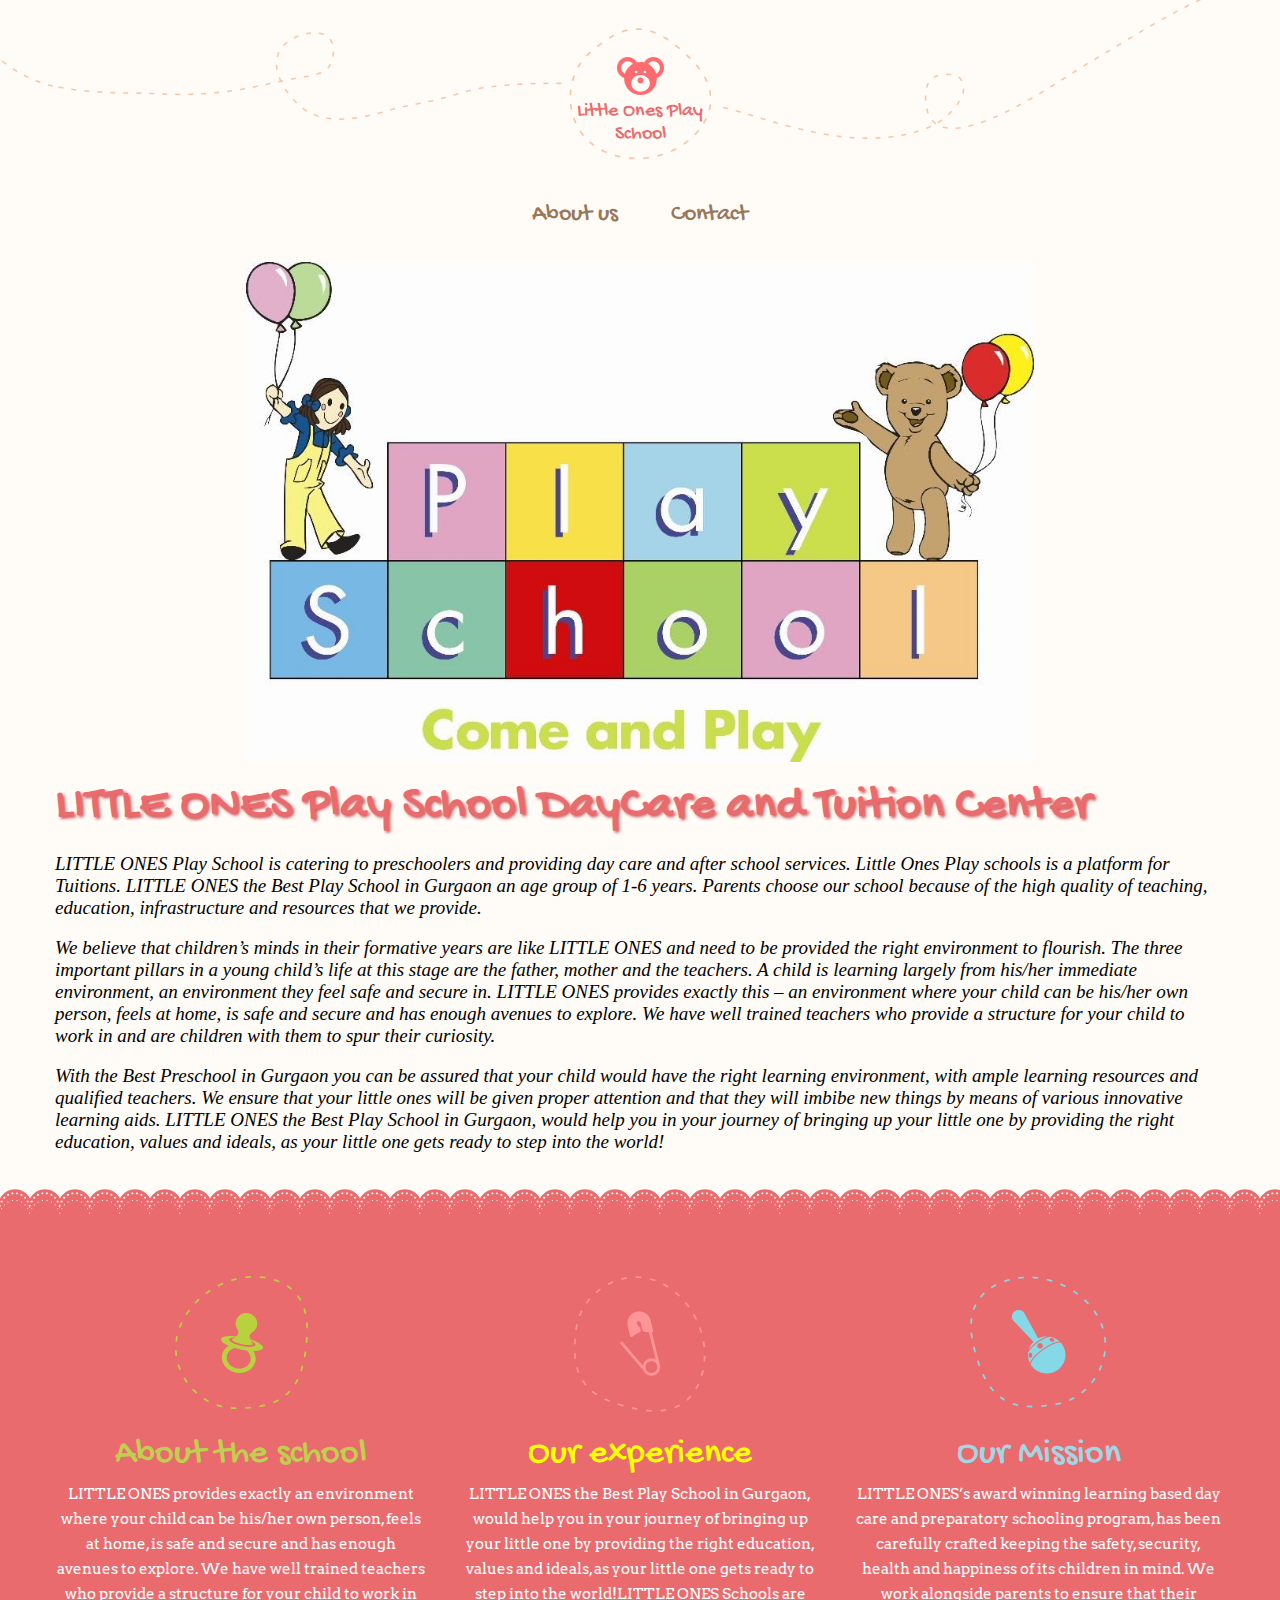
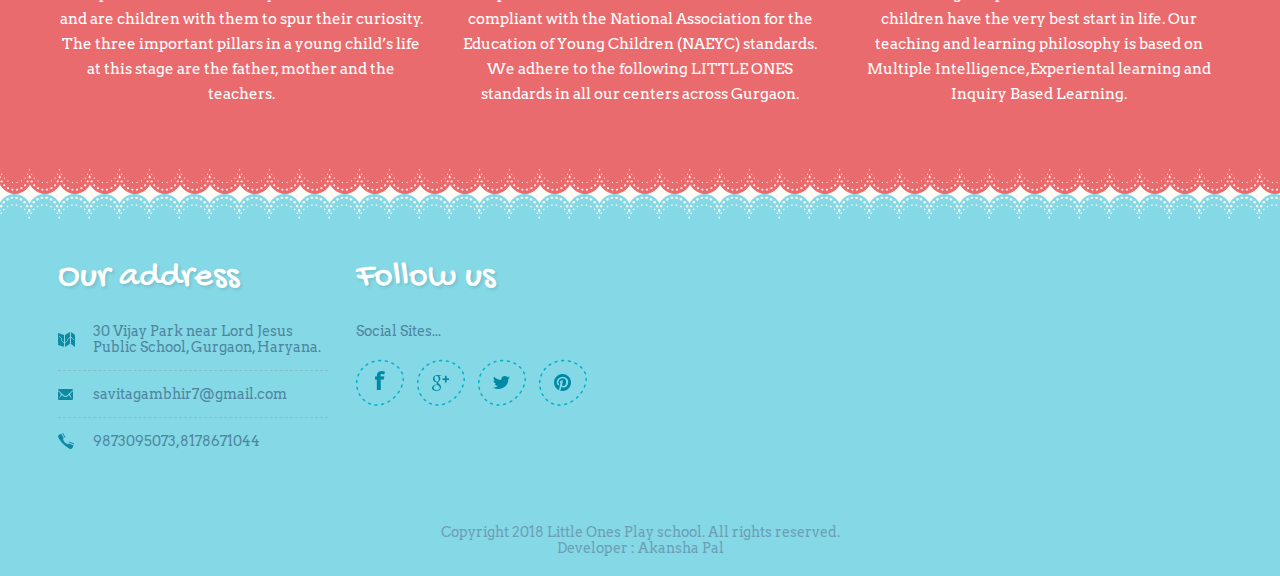
<file: docs/index.html>
<!DOCTYPE html>
<!--[if lte IE 8]> <html class="oldie" lang="en"> <![endif]-->
<!--[if IE 9]> <html class="ie9" lang="en"> <![endif]-->
<!--[if gt IE 9]><!--> <html lang="en"> <!--<![endif]-->
<head>
	<meta charset="utf-8">
	<meta name="viewport" content="width=device-width, initial-scale=1, maximum-scale=1, minimum-scale=1, user-scalable=no">
	<meta http-equiv="X-UA-Compatible" content="IE=edge,chrome=1">
	<meta name="description" content="Little ones plays school is one of the best playschool">
	<title>Little One's Play School-Home</title>
	<link href='http://fonts.googleapis.com/css?family=Gochi+Hand|Arvo:400,700' rel='stylesheet' type='text/css'>
	<link href="css/jquery.bxslider.css" rel="stylesheet" />
	<link rel="stylesheet" href="css/style.css" />
	<!--[if lt IE 9]>
		<script src="http://html5shiv.googlecode.com/svn/trunk/html5.js"></script>
	<![endif]-->
</head>
<body>
	<div id="wrapper" class="homepage">
		<div class="wrapper-holder">
			<header id="header">
				<div class="left-part"></div>
				<a id="logo" href="index.html">Little Ones Play School</a>
				<div class="bar-holder">
					<a class="menu_trigger" href="#">menu</a>
					<nav id="nav">
						<ul>
							<li><a href="about.html">About us</a></li>
<!--							<li><a href="events.html">Events</a></li>-->
							<!-- <li><a href="gallery.html">Gallery</a></li> -->
							<li><a href="#footer">Contact</a></li>
						</ul>
					</nav>
				</div>
			</header>
            
           
			<section class="promo">
				<div class="slider-wrap">
					<ul class="slider">
						<li>
<!--							<img class="slide" src="images/2.PNG" alt="">-->
                             <div class="w3-content w3-section">
									<img class="mySlides w3-animate-fading" src="images/playschool.png" alt="Please Reload the Website to see this image.">
              
                <!-- <img class="mySlides w3-animate-fading" src="images/1.jpg"> -->
              <!--   <img class="mySlides w3-animate-fading" src="images/6.jpg"> -->
               <!--  <img class="mySlides w3-animate-fading" src="images/7.jpg"> -->
            </div>

<!--							<img class="slide-mask" src="images/bg_slider-mask.png" alt="">-->
							<div >
								<h1><a href="#">LITTLE ONES Play School DayCare and Tuition Center</a></h1>
                                <br>
								<p id="index_para">
                                    LITTLE ONES Play School is catering to preschoolers and providing day care and after school services. Little Ones Play schools is a  platform for Tuitions.  LITTLE ONES the Best Play School in Gurgaon an age group of 1-6 years. Parents choose our school because of the high quality of teaching, education, infrastructure and resources that we provide.
                                </p>
                                <br>
                                <p id="index_para">
                                    We believe that children’s minds in their formative years are like LITTLE ONES  and need to be provided the right environment to flourish. The three important pillars in a young child’s life at this stage are the father, mother and the teachers. A child is learning largely from his/her immediate environment, an environment they feel safe and secure in.
                                    LITTLE ONES provides exactly this – an environment where your child can be his/her own person, feels at home, is safe and secure and has enough avenues to explore. We have well trained teachers who provide a structure for your child to work in and are children with them to spur their curiosity.
                                </p>
                                <br>
                                <p id="index_para">
                                    With the Best Preschool in Gurgaon you can be assured that your child would have the right learning environment, with ample learning resources and qualified teachers. We ensure that your little ones will be given proper attention and that they will imbibe new things by means of various innovative learning aids.
                                    LITTLE ONES the Best Play School in Gurgaon, would help you in your journey of bringing up your little one by providing the right education, values and ideals, as your little one gets ready to step into the world!
                                </p>
                                <br>
                                
                              

<!--                               <a class="btn red" href="#">Learn more</a>-->
							</div>
						</li>
					</ul>
				</div>
			</section>
            <br>
        <div class="top-pink-border"></div>
			<section id="main">
				<div class="widget-boxes">
					<div class="box">
						<a href="about.html">
							<div class="box-info about">
								<h2>About the school</h2>
								<p id="para-data">
                                LITTLE ONES provides exactly an environment where your child can be his/her own person, feels at home, is safe and secure and has enough avenues to explore. We have well trained teachers who provide a structure for your child to work in and are children with them to spur their curiosity.
                                    The three important pillars in a young child’s life at this stage are the father, mother and the teachers. 
                                 </p>
							</div>
						</a>
					</div>
					<div class="box">
						<a href="#">
							<div class="box-info experience">
								<h2>Our experience</h2>
								<p id="para-data">
                                LITTLE ONES the Best Play School in Gurgaon, would help you in your journey of bringing up your little one by providing the right education, values and ideals, as your little one gets ready to step into the world!LITTLE ONES Schools are compliant with the National Association for the Education of Young Children (NAEYC) standards. We adhere to the following LITTLE ONES standards in all our centers across Gurgaon.
                                </p>
							</div>
						</a>
					</div>
					<div class="box">
						<a href="#">
							<div class="box-info fun">
								<h2>Our Mission </h2>
								<!-- <p style="color:#B9D13F"> -->
									<p id="para-data">
                                LITTLE ONES’s award winning learning based day care and preparatory schooling program, has been carefully crafted keeping the safety, security, health and happiness of its children in mind. We work alongside parents to ensure that their children have the very best start in life.  Our teaching and learning philosophy is based on Multiple Intelligence,Experiental learning and Inquiry Based Learning.
                                </p>
							</div>
						</a>
					</div>
				</div>					
            </section>
        <div class="bottom-pink-border"></div>

		</div>
		<div class="top-blue-border"></div>
		<footer id="footer">
			<div class="footer-holder">
				<div class="footer-frame">
					<div class="footer-content">
						<div class="col-holder">
							<div class="col_wrap">
								<div class="col">
									<h3>Our address</h3>
									<address class="map">30 Vijay Park near Lord Jesus Public School, Gurgaon, Haryana.</address>
									<address class="mail"><a href="mailto:savitagambhir7@gmail.com">savitagambhir7@gmail.com</a></address>
									<address class="phone">9873095073,8178671044</address>
								</div>
							</div>
							<div class="col_wrap">
								<div class="col">
									<h3>Follow us</h3>
									<p class="social">Social Sites...</p>
									<ul class="social">
										<li><a class="facebook" href="#">Facebook</a></li>
										<li><a class="google" href="#">Google+</a></li>
										<li><a class="twitter" href="#">Twitter</a></li>
										<li><a class="pinterest" href="#">Pinterest</a></li>
									</ul>
								</div>
							</div>
						</div>
					</div>
					<div class="footer-bottom">
						<div class="holder">
							<p>Copyright 2018 Little Ones Play school. All rights reserved.</p>
							<p>Developer : Akansha Pal</p>

						</div>
					</div>
				</div>
			</div>
		</footer>	
	</div>
	
	<script src="http://code.jquery.com/jquery-1.11.1.min.js"></script>
	<script type="text/javascript" src="js/jquery.bxslider.min.js"></script>
	<script type="text/javascript" src="js/jquery.placeholder.js"></script>
	<script type="text/javascript" src="js/main.js"></script>
</body>
</html>
</file>
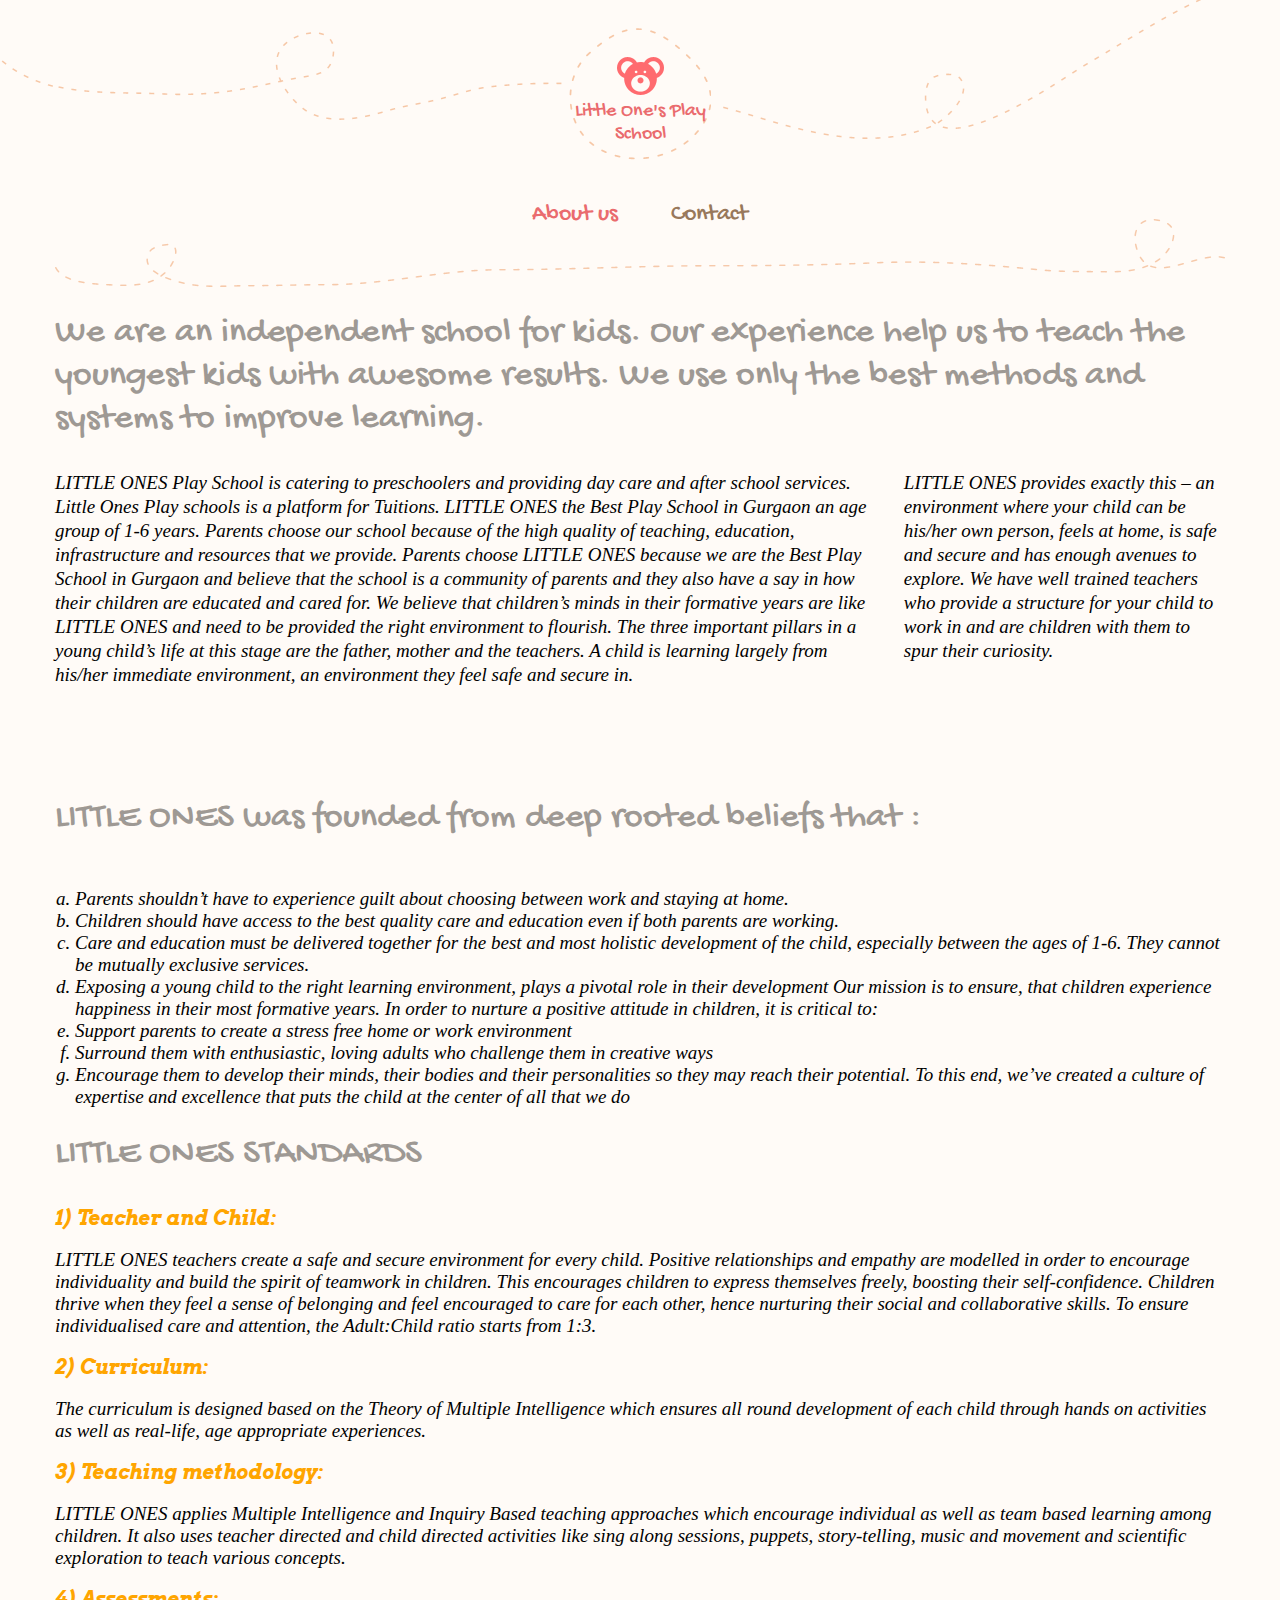
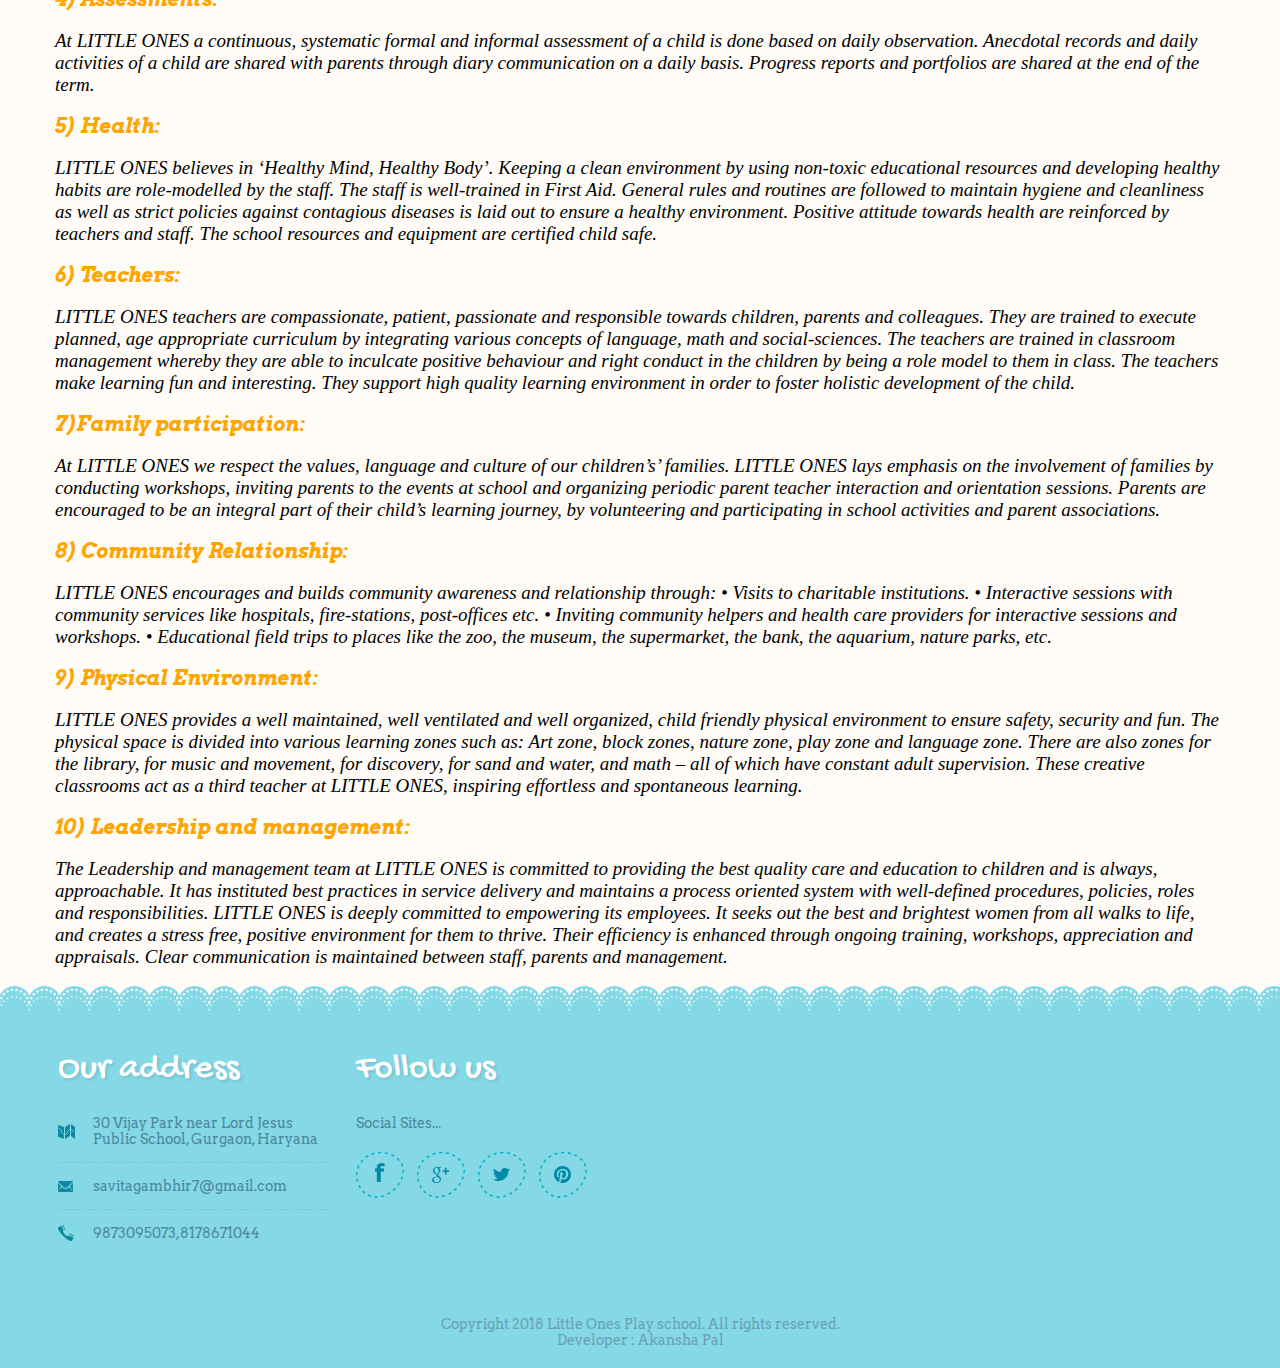
<file: docs/about.html>
<!DOCTYPE html>
<!--[if lte IE 8]> <html class="oldie" lang="en"> <![endif]-->
<!--[if IE 9]> <html class="ie9" lang="en"> <![endif]-->
<!--[if gt IE 9]><!--> <html lang="en"> <!--<![endif]-->
<head>
	<meta charset="utf-8">
	<meta name="viewport" content="width=device-width, initial-scale=1, maximum-scale=1, minimum-scale=1, user-scalable=no">
	<meta http-equiv="X-UA-Compatible" content="IE=edge,chrome=1">
	<meta name="format-detection" content="telephone=no">
	<meta name="description" content="Little ones plays school is one of the best playschool">
	<title>Little One's Play School - About us</title>
	<link href='http://fonts.googleapis.com/css?family=Gochi+Hand|Arvo:400,700' rel='stylesheet' type='text/css'>
	<link href="css/jquery.bxslider.css" rel="stylesheet" />
	<link rel="stylesheet" href="css/style.css" />
	<!--[if lt IE 9]>
		<script src="http://html5shiv.googlecode.com/svn/trunk/html5.js"></script>
	<![endif]-->
</head>
<body>
	<div id="wrapper" class="about">
		<div class="wrapper-holder">
			<header id="header">
				<div class="left-part"></div>
				<a id="logo" href="index.html">Little One's Play School</a>
				<div class="bar-holder">
					<a class="menu_trigger" href="#">menu</a>
					<nav id="nav">
						<ul>
							<li><a class="active" href="about.html">About us</a></li>
<!--							<li><a href="events.html">Events</a></li>-->
							<!-- <li><a href="gallery.html">Gallery</a></li> -->
							<li><a href="#footer">Contact</a></li>
						</ul>
					</nav>
				</div>
			</header>
			<div class="dvdr"></div>
			<div class="container">
				<section id="main">
					<h1>We are an independent school for kids. Our experience help us to teach the youngest kids with awesome results. We use only the best methods and systems to improve learning.</h1>
					<div class="about-txt">
						<div class="col">
							<p id="index_para">LITTLE ONES Play School is catering to preschoolers and providing day care and after school services. Little Ones Play schools is a  platform for Tuitions.  LITTLE ONES the Best Play School in Gurgaon an age group of 1-6 years. Parents choose our school because of the high quality of teaching, education, infrastructure and resources that we provide. Parents  choose LITTLE ONES because we are the Best Play School in Gurgaon and believe that the school is a community of parents and they also have a say in how their children are educated and cared for.
                            We believe that children’s minds in their formative years are like LITTLE ONES  and need to be provided the right environment to flourish. The three important pillars in a young child’s life at this stage are the father, mother and the teachers. A child is learning largely from his/her immediate environment, an environment they feel safe and secure in.
                            </p>
						</div>
						<div class="col-dvdr">&nbsp;</div>
						<div class="col">
							<p id="index_para">LITTLE ONES provides exactly this – an environment where your child can be his/her own person, feels at home, is safe and secure and has enough avenues to explore. We have well trained teachers who provide a structure for your child to work in and are children with them to spur their curiosity.</p>
						</div>
					</div>
					
					<h1>  LITTLE ONES was founded from deep rooted beliefs that : </h1>
					 <!-- <p id="index_para_bet">

                                    LITTLE ONES was founded from deep rooted beliefs that :
                                    </p> -->
									<br>
                                    <ol id="index_para">
                                        <li id="li">
                                            Parents shouldn’t have to experience guilt about choosing between work and staying at home.
                                        </li>
                                    <li id="li">Children should have access to the best quality care and education even if both parents are working.</li>
                                   <li id="li">Care and education must be delivered together for the best and most holistic development of the child, especially between the ages of 1-6. They cannot be mutually exclusive services.
                                    </li>
                                        <li id="li">
                                            Exposing a young child to the right learning environment, plays a pivotal role in their development
                                    Our mission is to ensure, that children experience happiness in their most formative years. In order to nurture a positive attitude in children, it is critical to:
                                    
                                        </li>
                                
                                    <li id="li">Support parents to create a stress free home or work environment </li>
                                    <li id="li"> Surround them with enthusiastic, loving adults who challenge them in creative ways </li>
                                    
                                    <li id="li"> Encourage them to develop their minds, their bodies and their personalities so they may reach their potential. To this end, we’ve created a culture of expertise and excellence that puts the child at the center of all that we do</li>
                                    </ol>
                                
					
					
					
					
                    <div>
                       <h1>LITTLE ONES STANDARDS</h1>
                        <p id="index_para_bet">1) Teacher and Child:</p>
		<br/>
                        <p  id="index_para">
                            LITTLE ONES teachers create a safe and secure environment for every child. Positive relationships and empathy are modelled in order to encourage individuality and build the spirit of teamwork in children. This encourages children to express themselves freely, boosting their self-confidence. Children thrive when they feel a sense of belonging and feel encouraged to care for each other, hence nurturing their social and collaborative skills. To ensure individualised care and attention, the Adult:Child ratio starts from 1:3.

                        </p>
						<br/>
                        <p id="index_para_bet">2) Curriculum:</p><br/>
                        <p id="index_para">The curriculum is designed based on the Theory of Multiple Intelligence which ensures all round development of each child
						through hands on activities as well as real-life, age appropriate experiences.</p><br/>
                        <p id="index_para_bet">3) Teaching methodology:</p><br/>
                        <p id="index_para">LITTLE ONES applies Multiple Intelligence and Inquiry Based teaching approaches which encourage 
						individual as well as team based learning among children. It also uses teacher directed and child directed activities 
						like sing along sessions, puppets, story-telling, music and movement and scientific exploration to teach various concepts.</p><br/>
                        <p id="index_para_bet">4) Assessments:</p><br/>
                        <p id="index_para">
                        At LITTLE ONES a continuous, systematic formal and informal assessment of a child is done based on daily observation. Anecdotal records and daily activities of a child are shared with parents through diary communication on a daily basis. Progress reports and portfolios are shared at the end of the term.
                        </p><br/>
                        <p id="index_para_bet">5) Health:</p><br/>
                        <p id="index_para">LITTLE ONES believes in ‘Healthy Mind, Healthy Body’. Keeping a clean environment by using non-toxic educational
						resources and developing healthy habits are role-modelled by the staff. The staff is well-trained in First Aid. General rules and routines are
						followed to maintain hygiene and cleanliness as well as strict policies against contagious diseases is laid out to ensure a healthy environment. 
						Positive attitude towards health are reinforced by teachers and staff. The school resources and equipment are certified child safe.</p><br/>
                        <p id="index_para_bet">6) Teachers:</p><br/>
                        <p id="index_para">LITTLE ONES teachers are compassionate, patient, passionate and responsible towards children, 
						parents and colleagues. They are trained to execute planned, age appropriate curriculum by integrating various concepts of language, math and social-sciences. 
						The teachers are trained in classroom management whereby they are able to inculcate positive behaviour and right conduct in the children by being a role model 
						to them in class. The teachers make learning fun and interesting. They support high quality learning environment in order to foster holistic development of the 
						child.</p><br/>
                        <p id="index_para_bet">7)Family participation:</p><br/>
                        <p id="index_para">At LITTLE ONES we respect the values, language and culture of our children’s’ families. LITTLE ONES lays emphasis on the
						involvement of families by conducting workshops, inviting parents to the events at school and organizing periodic parent teacher interaction and 
						orientation sessions. Parents are encouraged to be an integral part of their child’s learning journey, by volunteering and participating in school
						activities and parent associations.</p><br/>
                        <p id="index_para_bet">8) Community Relationship:</p><br/>
                        <p id="index_para"> LITTLE ONES encourages and builds community awareness and relationship through:
                            • Visits to charitable institutions.
                            • Interactive sessions with community services like hospitals, fire-stations, post-offices etc.
                            • Inviting community helpers and health care providers for interactive sessions and workshops.
                            • Educational field trips to places like the zoo, the museum, the supermarket, the bank, the aquarium, nature parks, etc.
                        </p><br/>
                        
                        <p id="index_para_bet">9) Physical Environment:</p><br/>
                        <p id="index_para">LITTLE ONES provides a well maintained, well ventilated and well organized, child friendly physical environment to 
						ensure safety, security and fun. The physical space is divided into various learning zones such as: Art zone, block zones, nature zone,
						play zone and language zone. There are also zones for the library, for music and movement, for discovery, for sand and water, and math – all 
						of which have constant adult supervision. These creative classrooms act as a third teacher at LITTLE ONES, inspiring effortless and spontaneous learning.</p><br/>
                        <p id="index_para_bet">10) Leadership and management:</p><br/>
                            <p id="index_para">
                            The Leadership and management team at LITTLE ONES is committed to providing the best quality care and education to children and is always, approachable. It has instituted best practices in service delivery and maintains a process oriented system with well-defined procedures, policies, roles and responsibilities. LITTLE ONES is deeply committed to empowering its employees. It seeks out the best and brightest women from all walks to life, and creates a stress free, positive environment for them to thrive. Their efficiency is enhanced through ongoing training, workshops, appreciation and appraisals. Clear communication is maintained between staff, parents and management.</p>
<br/>
                    </div>
				</section>
			</div>
		</div>
		<div class="top-blue-border"></div>
		<footer id="footer">
			<div class="footer-holder">
				<div class="footer-frame">
					<div class="footer-content">
						<div class="col-holder">
							<div class="col_wrap">
								<div class="col">
									<h3>Our address</h3>
									<address class="map">30 Vijay Park near Lord Jesus Public School, Gurgaon, Haryana</address>
									<address class="mail"><a href="mailto:savitagambhir7@gmail.com">savitagambhir7@gmail.com</a></address>
									<address class="phone">9873095073,8178671044</address>
								</div>
							</div>
							<div class="col_wrap">
								<div class="col">
									<h3>Follow us</h3>
									<p class="social">Social Sites...</p>
									<ul class="social">
										<li><a class="facebook" href="#">Facebook</a></li>
										<li><a class="google" href="#">Google+</a></li>
										<li><a class="twitter" href="#">Twitter</a></li>
										<li><a class="pinterest" href="#">Pinterest</a></li>
									</ul>
								</div>
							</div>
						</div>
					</div>
					<div class="footer-bottom">
						<div class="holder">
							<p>Copyright 2018 Little Ones Play school. All rights reserved.</p>
							<p>Developer : Akansha Pal</p>
						</div>
					</div>
				</div>
			</div>
		</footer>	
	</div>
	
	<script src="http://code.jquery.com/jquery-1.11.1.min.js"></script>
	<script type="text/javascript" src="js/jquery.bxslider.min.js"></script>
	<script type="text/javascript" src="js/jquery.placeholder.js"></script>
	<script type="text/javascript" src="js/main.js"></script>
</body>
</html>
</file>
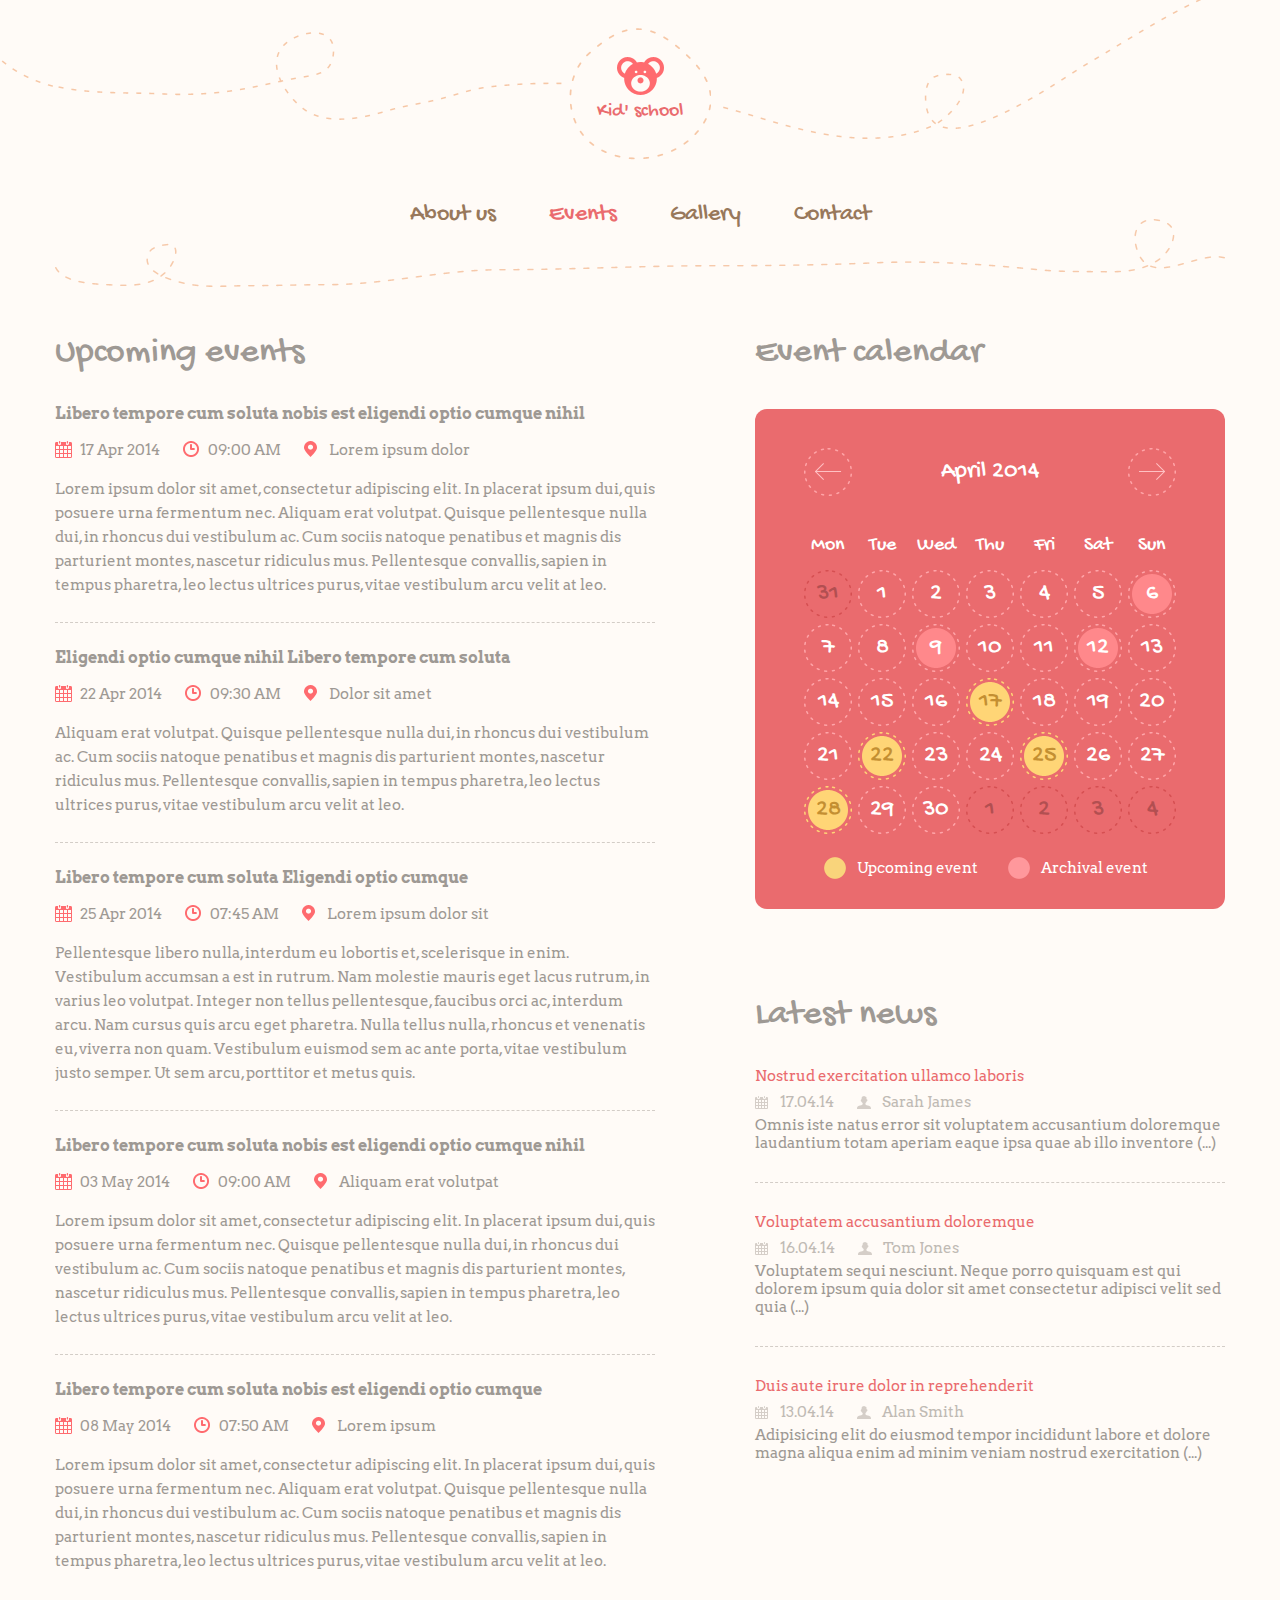
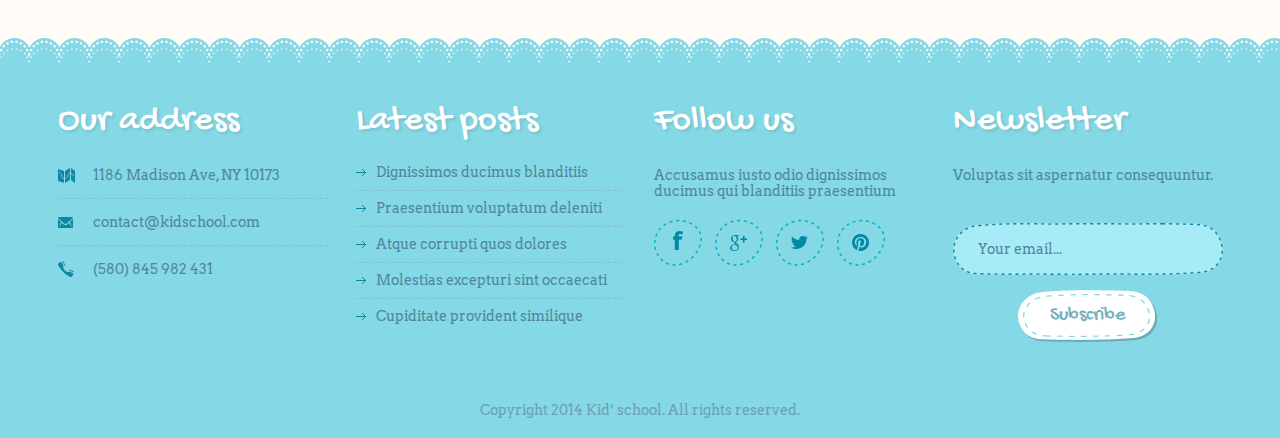
<file: docs/events.html>
<!DOCTYPE html>
<!--[if lte IE 8]> <html class="oldie" lang="en"> <![endif]-->
<!--[if IE 9]> <html class="ie9" lang="en"> <![endif]-->
<!--[if gt IE 9]><!--> <html lang="en"> <!--<![endif]-->
<head>
	<meta charset="utf-8">
	<meta name="viewport" content="width=device-width, initial-scale=1, maximum-scale=1, minimum-scale=1, user-scalable=no">
	<meta http-equiv="X-UA-Compatible" content="IE=edge,chrome=1">
	<meta name="format-detection" content="telephone=no">
	<title>Kid' school - Upcoming events</title>
	<link href='http://fonts.googleapis.com/css?family=Gochi+Hand|Arvo:400,700' rel='stylesheet' type='text/css'>
	<link href="css/jquery.bxslider.css" rel="stylesheet" />
	<link rel="stylesheet" href="css/style.css" />
	<!--[if lt IE 9]>
		<script src="http://html5shiv.googlecode.com/svn/trunk/html5.js"></script>
	<![endif]-->
</head>
<body>
	<div id="wrapper" class="events">
		<div class="wrapper-holder">
			<header id="header">
				<div class="left-part"></div>
				<a id="logo" href="index.html">Kid' school</a>
				<div class="bar-holder">
					<a class="menu_trigger" href="#">menu</a>
					<nav id="nav">
						<ul>
							<li><a href="about.html">About us</a></li>
							<li><a class="active" href="events.html">Events</a></li>
							<li><a href="gallery.html">Gallery</a></li>
							<li><a href="index.html">Contact</a></li>
						</ul>
					</nav>
				</div>
			</header>
			<div class="dvdr"></div>
			<div class="container">
				<section id="main">
					<h1>Upcoming events</h1>
					<ul>
					<li class="event-description">
						<h2><a href="#">Libero tempore cum soluta nobis est eligendi optio cumque nihil</a></h2>
						<div class="metadata">
							<time datetime="2014-04-17T09:00">17 Apr 2014 
							<span>09:00 AM</span></time>
							<span>Lorem ipsum dolor</span>
						</div>
						<p>Lorem ipsum dolor sit amet, consectetur adipiscing elit. In placerat ipsum dui, quis posuere urna fermentum nec. Aliquam erat volutpat. Quisque pellentesque nulla dui, in rhoncus dui vestibulum ac. Cum sociis natoque penatibus et magnis dis parturient montes, nascetur ridiculus mus. Pellentesque convallis, sapien in tempus pharetra, leo lectus ultrices purus, vitae vestibulum arcu velit at leo. </p>
					</li>
					<li class="event-description">
						<h2><a href="#">Eligendi optio cumque nihil Libero tempore cum soluta</a></h2>
						<div class="metadata">
							<time datetime="2014-04-22T09:30">22 Apr 2014 
							<span>09:30 AM</span></time>
							<span>Dolor sit amet</span>
						</div>
						<p>Aliquam erat volutpat. Quisque pellentesque nulla dui, in rhoncus dui vestibulum ac. Cum sociis natoque penatibus et magnis dis parturient montes, nascetur ridiculus mus. Pellentesque convallis, sapien in tempus pharetra, leo lectus ultrices purus, vitae vestibulum arcu velit at leo. </p>
					</li>
					<li class="event-description">
						<h2><a href="#">Libero tempore cum soluta Eligendi optio cumque</a></h2>
						<div class="metadata">
							<time datetime="2014-04-25T07:45">25 Apr 2014 
							<span>07:45 AM</span></time>
							<span>Lorem ipsum dolor sit</span>
						</div>
						<p>Pellentesque libero nulla, interdum eu lobortis et, scelerisque in enim. Vestibulum accumsan a est in rutrum. Nam molestie mauris eget lacus rutrum, in varius leo volutpat. Integer non tellus pellentesque, faucibus orci ac, interdum arcu. Nam cursus quis arcu eget pharetra. Nulla tellus nulla, rhoncus et venenatis eu, viverra non quam. Vestibulum euismod sem ac ante porta, vitae vestibulum justo semper. Ut sem arcu, porttitor et metus quis.</p>
					</li>
					<li class="event-description">
						<h2><a href="#">Libero tempore cum soluta nobis est eligendi optio cumque nihil</a></h2>
						<div class="metadata">
							<time datetime="2014-05-03T09:00">03 May 2014 
							<span>09:00 AM</span></time>
							<span>Aliquam erat volutpat</span>
						</div>
						<p>Lorem ipsum dolor sit amet, consectetur adipiscing elit. In placerat ipsum dui, quis posuere urna fermentum nec. Quisque pellentesque nulla dui, in rhoncus dui vestibulum ac. Cum sociis natoque penatibus et magnis dis parturient montes, nascetur ridiculus mus. Pellentesque convallis, sapien in tempus pharetra, leo lectus ultrices purus, vitae vestibulum arcu velit at leo. </p>
					</li>
					<li class="event-description">
						<h2><a href="#">Libero tempore cum soluta nobis est eligendi optio cumque</a></h2>
						<div class="metadata">
							<time datetime="2014-05-08T07:50">08 May 2014 
							<span>07:50 AM</span></time>
							<span>Lorem ipsum</span>
						</div>
						<p>Lorem ipsum dolor sit amet, consectetur adipiscing elit. In placerat ipsum dui, quis posuere urna fermentum nec. Aliquam erat volutpat. Quisque pellentesque nulla dui, in rhoncus dui vestibulum ac. Cum sociis natoque penatibus et magnis dis parturient montes, nascetur ridiculus mus. Pellentesque convallis, sapien in tempus pharetra, leo lectus ultrices purus, vitae vestibulum arcu velit at leo. </p>
					</li>
					</ul>
				</section>
				<aside id="sidebar">
					<div class="widget-calendar">
						<h3>Event calendar</h3>
						<div class="wrap-calendar">
							<table class="event-calendar">
								<col><col><col><col><col><col><col>
								<thead>
								<tr>
									<th scope="col" class="controls"><span class="prev-mn"><a href="#">-</a></span></th>
									<th scope="col" colspan="5" class="month">April 2014</th>
									<th scope="col" class="controls"><span class="next-mn"><a href="#">-</a></span></th>
								</tr>
								<tr>
									<th scope="col" title="Monday">Mon</th>
									<th scope="col" title="Tuesday">Tue</th>
									<th scope="col" title="Wednesday">Wed</th>
									<th scope="col" title="Thursday">Thu</th>
									<th scope="col" title="Friday">Fri</th>
									<th scope="col" title="Saturday">Sat</th>
									<th scope="col" title="Sunday">Sun</th>
								</tr>
								</thead>
								<tbody>
								<tr>
									<td><div class="cell-wrap another-day">31</div></td><td><div class="cell-wrap">1</div></td><td><div class="cell-wrap">2</div></td><td><div class="cell-wrap">3</div></td><td><div class="cell-wrap">4</div></td><td><div class="cell-wrap">5</div></td>
									<td><div class="cell-wrap archival sun">
											<a href="#">6</a>
											<div class="tooltip">
												<div class="event-tooltip">
													<h4>Libero tempore cum soluta nobis est eligendi optio</h4>
													<div class="metadata">
														<time datetime="2014-04-06T09:00">06.04.14 
														<span>09:00 AM</span></time>
														<span class="place">Lorem ipsum dolor</span>
													</div>
													<p>Lorem ipsum dolor sit amet, consectetur adipiscing elit. In placerat ipsum dui, quis posuere urna fermentum nec. Aliquam erat volutpat.</p>
												</div>
											</div>
										</div>
									</td>
								</tr>
								<tr>
									<td><div class="cell-wrap">7</div></td><td><div class="cell-wrap">8</div></td>
									<td><div class="cell-wrap archival wed">
											<a href="#">9</a>
											<div class="tooltip">
												<div class="event-tooltip">
													<h4>Libero tempore cum soluta nobis est eligendi optio</h4>
													<div class="metadata">
														<time datetime="2014-04-09T09:00">09.04.14 
														<span>09:00 AM</span></time>
														<span class="place">Lorem ipsum dolor</span>
													</div>
													<p>Lorem ipsum dolor sit amet, consectetur adipiscing elit. In placerat ipsum dui, quis posuere urna fermentum nec. Aliquam erat volutpat.</p>
												</div>
											</div>
										</div>
									</td>
									<td><div class="cell-wrap">10</div></td><td><div class="cell-wrap">11</div></td>
									<td><div class="cell-wrap archival sat">
											<a href="#">12</a>
											<div class="tooltip">
												<div class="event-tooltip">
													<h4>Libero tempore cum soluta nobis est eligendi optio</h4>
													<div class="metadata">
														<time datetime="2014-04-12T09:00">12.04.14 
														<span>09:00 AM</span></time>
														<span class="place">Lorem ipsum dolor</span>
													</div>
													<p>Lorem ipsum dolor sit amet, consectetur adipiscing elit. In placerat ipsum dui, quis posuere urna fermentum nec. Aliquam erat volutpat.</p>
												</div>
											</div>
										</div>
									</td>
									<td><div class="cell-wrap">13</div></td>
								</tr>
								<tr>
									<td><div class="cell-wrap">14</div></td><td><div class="cell-wrap">15</div></td><td><div class="cell-wrap">16</div></td>
									<td><div class="cell-wrap upcoming thu">
											<a href="#">17</a>
											<div class="tooltip">
												<div class="event-tooltip">
													<h4>Libero tempore cum soluta nobis est eligendi optio</h4>
													<div class="metadata">
														<time datetime="2014-04-17T09:00">17.04.14 
														<span>09:00 AM</span></time>
														<span class="place">Lorem ipsum dolor</span>
													</div>
													<p>Lorem ipsum dolor sit amet, consectetur adipiscing elit. In placerat ipsum dui, quis posuere urna fermentum nec. Aliquam erat volutpat.</p>
												</div>
											</div>
										</div>
									</td>
									<td><div class="cell-wrap">18</div></td><td><div class="cell-wrap">19</div></td><td><div class="cell-wrap">20</div></td>
								</tr>
								<tr>
									<td><div class="cell-wrap">21</div></td>
									<td><div class="cell-wrap upcoming tue">
											<a href="#">22</a>
											<div class="tooltip">
												<div class="event-tooltip">
													<h4>Libero tempore cum soluta nobis est eligendi optio</h4>
													<div class="metadata">
														<time datetime="2014-04-22T09:00">22.04.14 
														<span>09:00 AM</span></time>
														<span class="place">Lorem ipsum dolor</span>
													</div>
													<p>Lorem ipsum dolor sit amet, consectetur adipiscing elit. In placerat ipsum dui, quis posuere urna fermentum nec. Aliquam erat volutpat.</p>
												</div>
											</div>
										</div>
									</td>
									<td><div class="cell-wrap">23</div></td><td><div class="cell-wrap">24</div></td>
									<td><div class="cell-wrap upcoming fri">
											<a href="#">25</a>
											<div class="tooltip">
												<div class="event-tooltip">
													<h4>Libero tempore cum soluta nobis est eligendi optio</h4>
													<div class="metadata">
														<time datetime="2014-04-25T09:00">25.04.14 
														<span>09:00 AM</span></time>
														<span class="place">Lorem ipsum dolor</span>
													</div>
													<p>Lorem ipsum dolor sit amet, consectetur adipiscing elit. In placerat ipsum dui, quis posuere urna fermentum nec. Aliquam erat volutpat.</p>
												</div>
											</div>
										</div>
									</td>
									<td><div class="cell-wrap">26</div></td><td><div class="cell-wrap">27</div></td>
								</tr>
								<tr>
									<td><div class="cell-wrap upcoming mon">
											<a href="#">28</a>
											<div class="tooltip">
												<div class="event-tooltip">
													<h4>Libero tempore cum soluta nobis est eligendi optio</h4>
													<div class="metadata">
														<time datetime="2014-04-28T09:00">28.04.14 
														<span>09:00 AM</span></time>
														<span class="place">Lorem ipsum dolor</span>
													</div>
													<p>Lorem ipsum dolor sit amet, consectetur adipiscing elit. In placerat ipsum dui, quis posuere urna fermentum nec. Aliquam erat volutpat.</p>
												</div>
											</div>
										</div>
									</td>
									<td><div class="cell-wrap">29</div></td><td><div class="cell-wrap">30</div></td><td><div class="cell-wrap another-day">1</div></td><td><div class="cell-wrap another-day">2</div></td><td><div class="cell-wrap another-day">3</div></td><td><div class="cell-wrap another-day">4</div></td>
								</tr>
								</tbody>
							</table>
							<div class="legend"><span class="upcoming">Upcoming event</span><span class="archival">Archival event</span> </div>
						</div>
					</div>
					<div class="widget-boxes news">
						<h3>Latest news</h3>
						<ul>
						<li class="box">
							<h4><a href="#">Nostrud exercitation ullamco laboris</a></h4>
							<div class="metadata">
								<time datetime="2014-04-17">17.04.14</time>
								<span>Sarah James</span>
							</div>
							<p>Omnis iste natus error sit voluptatem accusantium doloremque laudantium totam aperiam eaque ipsa quae ab illo inventore (...)</p>
						</li>
						<li class="box">
							<h4><a href="#">Voluptatem accusantium doloremque</a></h4>
							<div class="metadata">
								<time datetime="2014-04-16">16.04.14</time>
								<span>Tom Jones</span>
							</div>
							<p>Voluptatem sequi nesciunt. Neque porro quisquam est qui dolorem ipsum quia dolor sit amet consectetur adipisci velit sed quia (...)</p>
						</li>
						<li class="box">
							<h4><a href="#">Duis aute irure dolor in reprehenderit</a></h4>
							<div class="metadata">
								<time datetime="2014-04-13">13.04.14</time>
								<span>Alan Smith</span>
							</div>
							<p>Adipisicing elit do eiusmod tempor incididunt labore et dolore magna aliqua enim ad minim veniam nostrud exercitation (...)</p>
						</li>
						</ul>
					</div>
				</aside>
				<!-- / sidebar -->
			</div>
		</div>
		<div class="top-blue-border"></div>
		<footer id="footer">
			<div class="footer-holder">
				<div class="footer-frame">
					<div class="footer-content">
						<div class="col-holder">
							<div class="col_wrap">
								<div class="col">
									<h3>Our address</h3>
									<address class="map">1186 Madison Ave, NY 10173</address>
									<address class="mail"><a href="mailto:contact@kidschool.com">contact@kidschool.com</a></address>
									<address class="phone">(580) 845 982 431</address>
								</div>
							</div>
							<div class="col_wrap">
								<div class="col">
									<h3>Latest posts</h3>
									<ul class="posts">
										<li><a href="#">Dignissimos ducimus blanditiis</a></li>
										<li><a href="#">Praesentium voluptatum deleniti</a></li>
										<li><a href="#">Atque corrupti quos dolores</a></li>
										<li><a href="#">Molestias excepturi sint occaecati</a></li>
										<li><a href="#">Cupiditate provident similique</a></li>
									</ul>
								</div>
							</div>
							<div class="col_wrap">
								<div class="col">
									<h3>Follow us</h3>
									<p class="social">Accusamus iusto odio dignissimos ducimus qui blanditiis praesentium</p>
									<ul class="social">
										<li><a class="facebook" href="#">Facebook</a></li>
										<li><a class="google" href="#">Google+</a></li>
										<li><a class="twitter" href="#">Twitter</a></li>
										<li><a class="pinterest" href="#">Pinterest</a></li>
									</ul>
								</div>
							</div>
							<div class="col_wrap">
								<div class="col">
									<h3>Newsletter</h3>
									<p class="form-newsletter">Voluptas sit aspernatur consequuntur.</p>
									<form action="#" class="form-newsletter">
										<fieldset>
											<input type="email" placeholder="Your email..." />
											<input class="btn white" type="submit" value="Subscribe" />
										</fieldset>
									</form>
								</div>
							</div>
						</div>
					</div>
					<div class="footer-bottom">
						<div class="holder">
							<p>Copyright 2014 Kid’ school. All rights reserved.</p>
						</div>
					</div>
				</div>
			</div>
		</footer>	
	</div>
	
	<script src="http://code.jquery.com/jquery-1.11.1.min.js"></script>
	<script type="text/javascript" src="js/jquery.bxslider.min.js"></script>
	<script type="text/javascript" src="js/jquery.placeholder.js"></script>
	<script type="text/javascript" src="js/main.js"></script>
</body>
</html>
</file>
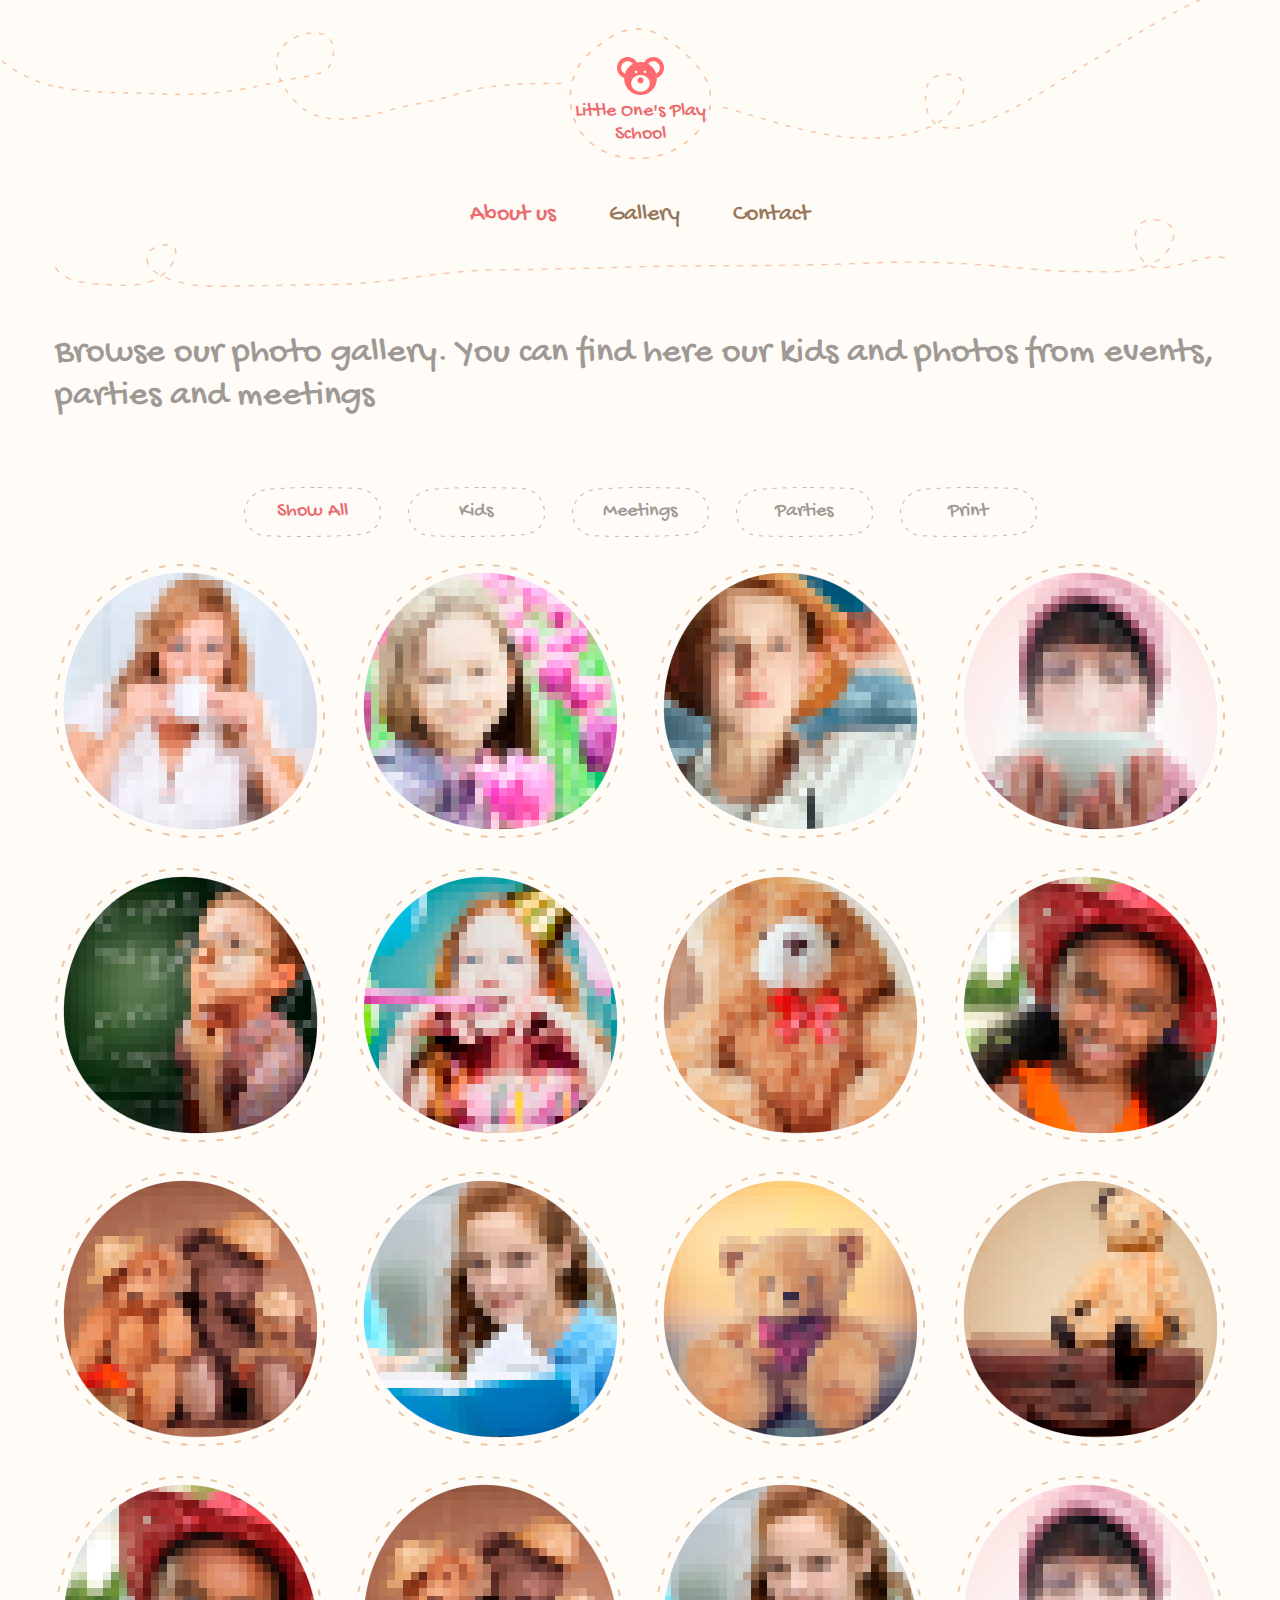
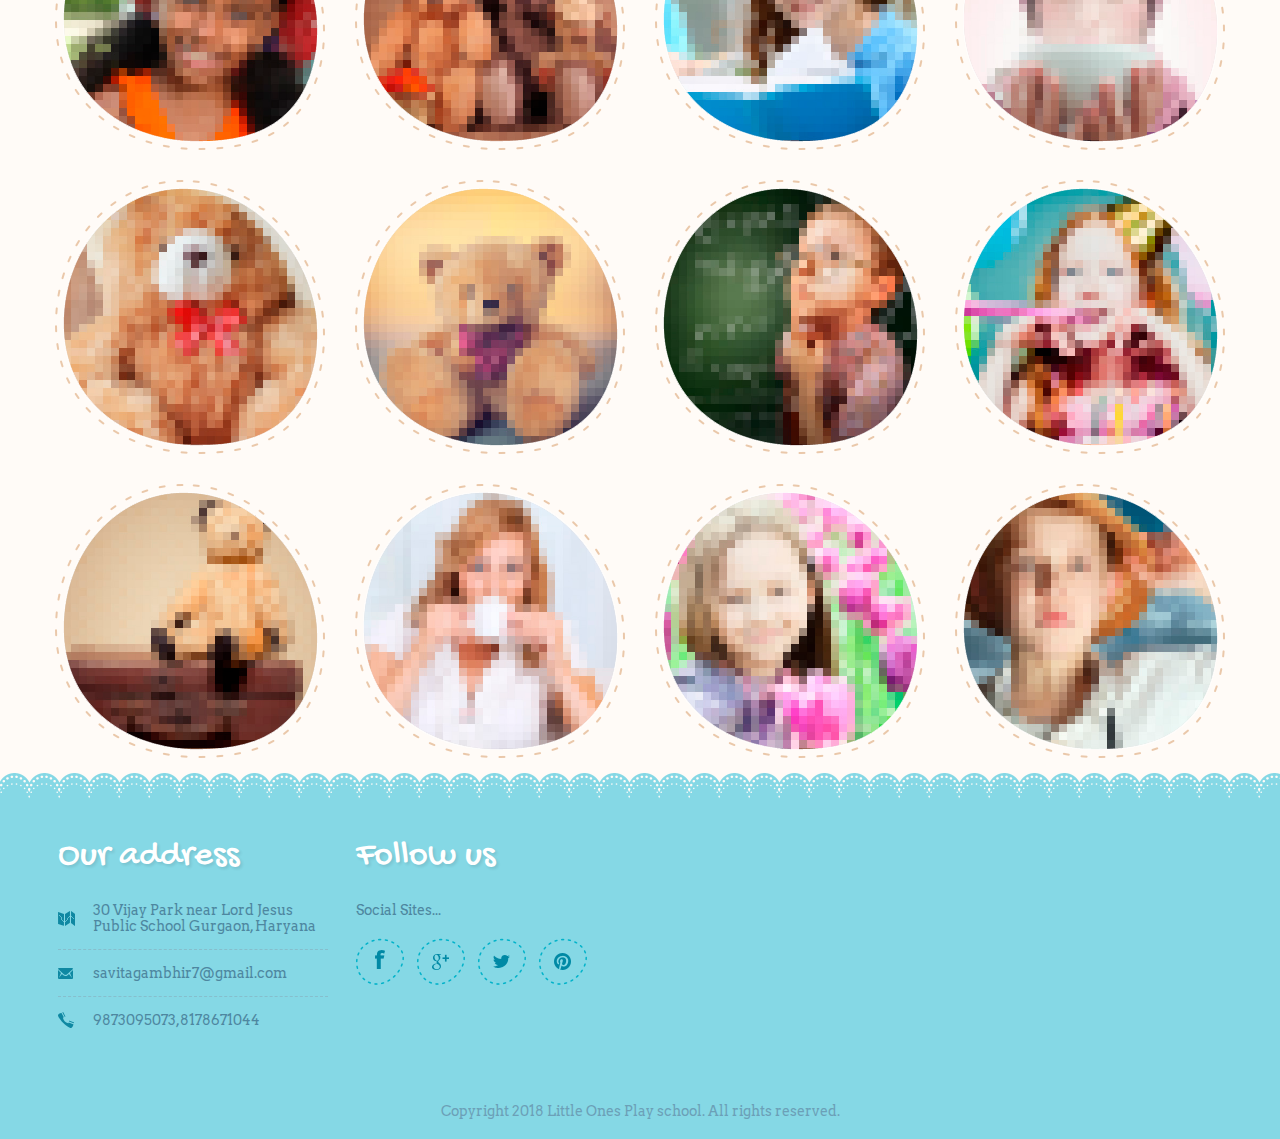
<file: docs/gallery.html>
<!DOCTYPE html>
<!--[if lte IE 8]> <html class="oldie" lang="en"> <![endif]-->
<!--[if IE 9]> <html class="ie9" lang="en"> <![endif]-->
<!--[if gt IE 9]><!--> <html lang="en"> <!--<![endif]-->
<head>
	<meta charset="utf-8">
	<meta name="viewport" content="width=device-width, initial-scale=1, maximum-scale=1, minimum-scale=1, user-scalable=no">
	<meta http-equiv="X-UA-Compatible" content="IE=edge,chrome=1">
	<meta name="format-detection" content="telephone=no">
	<title>Little One's Play School - Gallery</title>
	<link href='http://fonts.googleapis.com/css?family=Gochi+Hand|Arvo:400,700' rel='stylesheet' type='text/css'>
	<link href="css/jquery.bxslider.css" rel="stylesheet" />
	<link rel="stylesheet" href="css/style.css" />
	<!--[if lt IE 9]>
		<script src="http://html5shiv.googlecode.com/svn/trunk/html5.js"></script>
	<![endif]-->
</head>
<body>
	<div id="wrapper" class="gallery">
		<div class="wrapper-holder">
			<header id="header">
				<div class="left-part"></div>
				<a id="logo" href="index.html">Little One's Play School</a>
				<div class="bar-holder">
					<a class="menu_trigger" href="#">menu</a>
					<nav id="nav">
						<ul>
							<li><a class="active" href="about.html">About us</a></li>
<!--							<li><a href="events.html">Events</a></li>-->
							<li><a href="gallery.html">Gallery</a></li>
							<li><a href="#footer">Contact</a></li>
						</ul>
					</nav>
				</div>
			</header>
			<div class="dvdr"></div>
			<div class="container">
				<section id="main">
					<h1>Browse our photo gallery. You can find here our kids and photos from events, parties and meetings</h1>
					<div class="tabs">
						<ul class="filter-controls">
							<li><a href="#" data-filter="*" data-currently-viewing="all" class="selected">Show All</a></li>
							<li><a href="#" data-filter=".kids">Kids</a></li>
							<li><a href="#" data-filter=".meeting">Meetings</a></li>
							<li><a href="#" data-filter=".parties">Parties</a></li>
							<li><a href="#" data-filter=".print">Print</a></li>
						</ul>
					</div>
					
					<ul class="slider sortable-grid">
						<li>
							<ul>
							<li class="grid-item parties">
								<a href="#"><img src="images/img-person01.jpg" alt="" />
								<div class="mask"></div></a>
							<li class="grid-item kids">
								<a href="#"><img src="images/img-kids01.jpg" alt="" />
								<div class="mask"></div></a>
							<li class="grid-item kids">
								<a href="#"><img src="images/img-kids02.jpg" alt="" />
								<div class="mask"></div></a>
							<li class="grid-item parties">
								<a href="#"><img src="images/img-parties02.jpg" alt="" />
								<div class="mask"></div></a>
							<li class="grid-item kids">
								<a href="#"><img src="images/img-kids03.jpg" alt="" />
								<div class="mask"></div></a>
							<li class="grid-item kids">
								<a href="#"><img src="images/img-kids04.jpg" alt="" />
								<div class="mask"></div></a>
							<li class="grid-item meeting">
								<a href="#"><img src="images/img-meeting01.jpg" alt="" />
								<div class="mask"></div></a>
							<li class="grid-item kids">
								<a href="#"><img src="images/img-kids05.jpg" alt="" />
								<div class="mask"></div></a>
							<li class="grid-item meeting">
								<a href="#"><img src="images/img-meeting02.jpg" alt="" />
								<div class="mask"></div></a>
							<li class="grid-item parties print">
								<a href="#"><img src="images/img-parties03.jpg" alt="" />
								<div class="mask"></div></a>
							<li class="grid-item meeting">
								<a href="#"><img src="images/img-meeting03.jpg" alt="" />
								<div class="mask"></div></a>
							<li class="grid-item meeting">
								<a href="#"><img src="images/img-meeting04.jpg" alt="" />
								<div class="mask"></div></a>
							<li class="grid-item kids">
								<a href="#"><img src="images/img-kids05.jpg" alt="" />
								<div class="mask"></div></a>
							<li class="grid-item meeting">
								<a href="#"><img src="images/img-meeting02.jpg" alt="" />
								<div class="mask"></div></a>
							<li class="grid-item parties">
								<a href="#"><img src="images/img-parties03.jpg" alt="" />
								<div class="mask"></div></a>
							<li class="grid-item parties">
								<a href="#"><img src="images/img-parties02.jpg" alt="" />
								<div class="mask"></div></a>
							<li class="grid-item meeting">
								<a href="#"><img src="images/img-meeting01.jpg" alt="" />
								<div class="mask"></div></a>
							<li class="grid-item meeting print">
								<a href="#"><img src="images/img-meeting03.jpg" alt="" />
								<div class="mask"></div></a>
							<li class="grid-item kids">
								<a href="#"><img src="images/img-kids03.jpg" alt="" />
								<div class="mask"></div></a>
							<li class="grid-item kids">
								<a href="#"><img src="images/img-kids04.jpg" alt="" />
								<div class="mask"></div></a>
							<li class="grid-item meeting print">
								<a href="#"><img src="images/img-meeting04.jpg" alt="" />
								<div class="mask"></div></a>
							<li class="grid-item parties print">
								<a href="#"><img src="images/img-person01.jpg" alt="" />
								<div class="mask"></div></a>
							<li class="grid-item kids">
								<a href="#"><img src="images/img-kids01.jpg" alt="" />
								<div class="mask"></div></a>
							<li class="grid-item kids print">
								<a href="#"><img src="images/img-kids02.jpg" alt="" />
								<div class="mask"></div></a>
						</li>
					</ul>
				</section>
			</div>
		</div>
		<div class="top-blue-border"></div>
		<footer id="footer">
			<div class="footer-holder">
				<div class="footer-frame">
					<div class="footer-content">
						<div class="col-holder">
							<div class="col_wrap">
								<div class="col">
									<h3>Our address</h3>
								<address class="map">30 Vijay Park near Lord Jesus Public School Gurgaon, Haryana</address>
									<address class="mail"><a href="mailto:savitagambhir7@gmail.com">savitagambhir7@gmail.com</a></address>
									<address class="phone">9873095073,8178671044</address>
								</div>
							</div>
							<div class="col_wrap">
								<div class="col">
									<h3>Follow us</h3>
									<p class="social">Social Sites...</p>
									<ul class="social">
										<li><a class="facebook" href="#">Facebook</a></li>
										<li><a class="google" href="#">Google+</a></li>
										<li><a class="twitter" href="#">Twitter</a></li>
										<li><a class="pinterest" href="#">Pinterest</a></li>
									</ul>
								</div>
							</div>
						</div>
					</div>
					<div class="footer-bottom">
						<div class="holder">
							<p>Copyright 2018 Little Ones Play school. All rights reserved.</p>
						</div>
					</div>
				</div>
			</div>
		</footer>	
	</div>
	
	<script src="http://code.jquery.com/jquery-1.11.1.min.js"></script>
	<script type="text/javascript" src="js/jquery.bxslider.min.js"></script>
	<script type="text/javascript" src="js/jquery.placeholder.js"></script>
	<script type="text/javascript" src="js/imagesloaded.pkgd.min.js"></script>
	<script type="text/javascript" src="js/isotope.pkgd.min.js"></script>
	<script type="text/javascript" src="js/main.js"></script>
</body>
</html>
</file>
<file: docs/css/style.css>
html, body, div, span, applet, object, iframe,
h1, h2, h3, h4, h5, h6, p, blockquote, pre,
a, abbr, acronym, address, big, cite, code,
del, dfn, em, img, ins, kbd, q, s, samp,
small, strike, strong, sub, sup, tt, var,
b, u, i, center,
dl, dt, dd, ol, ul, li,
fieldset, form, label, legend,
table, caption, tbody, tfoot, thead, tr, th, td,
article, aside, canvas, details, figcaption, figure, 
footer, header, hgroup, menu, nav, section, summary,
time, mark, audio, video {
	margin: 0;
	padding: 0;
	border: 0;
	font-size: 100%;
	font: inherit;
	vertical-align: baseline;
	outline: none;
}

article, aside, details, figcaption, figure, 
footer, header, hgroup, menu, nav, section {
	display: block;
}

img {
	vertical-align: middle;
/*    width: auto;*/
/*    height: auto;*/
}

ol, ul {
	list-style: none;
}

blockquote, q {
	quotes: none;
}

blockquote:before, blockquote:after,
q:before, q:after {
	content: '';
	content: none;
}

table {
	border-collapse: collapse;
	border-spacing: 0;
}

a[href], label[for], select, 
input[type=checkbox], input[type=radio] {
	cursor: pointer;
}

button, input[type=button], input[type=image], 
input[type=reset], input[type=submit] {
	padding: 0;
	overflow: visible;
	cursor: pointer;
}

button::-moz-focus-inner, 
input[type=button]::-moz-focus-inner, 
input[type=image]::-moz-focus-inner, 
input[type=reset]::-moz-focus-inner, 
input[type=submit]::-moz-focus-inner {
	border: 0;
}

.hide {
	position: absolute !important;
	left: -9999em !important;
}

.clearfix:after {
	content: ".";
	display: block;
	visibility: hidden;
	clear: both;
	height: 0;
}

h1, h2, h3, h4, h5, h6 {
	font-weight: normal;
}

.ie7 .clearfix {
	zoom: 1; 
}

strong {
	font-weight: bold;
}

em {
	font-style: italic;
}
#index_para{
/*    font-weight: bold;*/
	font-style: italic;
	font-family: Georgia, serif;

    font-size: 19px;
    color:black;

    
}
#index_para_bet{
    color:orange;
        font-style: italic;

        font-size: 20px;
    font-weight: bold;

    
}
del {
	text-decoration: line-through;
}

th, td {
	vertical-align: top;
}

th {
	font-weight: normal;
	text-align: left;
}

address, cite, dfn {
	font-style: normal;
}

abbr, acronym {
	border-bottom: 1px dotted #999;
	cursor: help;
}

sub, 
sup {
	position: relative;
	font-size: 75%;
	line-height: 0;
}

sup {
	top: -0.5em;
}

sub {
	bottom: -0.25em;
}

textarea {
	 overflow: auto;
}

input[type=tel], input[type=url], input[type=password], input[type=text], input[type=email], input[type=reset], input[type=button], input[type=submit], button, textarea{
     -webkit-appearance: none;
     -webkit-border-radius: 0;
}


/* Normalized Styles
------------------------------------------------------------------------------*/
body {
	font-family: 'Arvo', serif;
	font-size: 15px;
	color: #9e9994;
	background: #fffbf7;
	-webkit-text-size-adjust: none; 
}

input, textarea, select, button {
	outline: none;
	font-family: 'Arvo', serif;
}

a, a:visited, a:focus, a:active {
	text-decoration: none;
/* 	color: #98785b; */
	color: #ea6b6e;
}

a:hover {
	text-decoration: underline;
}
a.btn,
input.btn[type=submit] {
	display: block;
	width: 140px;
	height: 52px;
	font-family: 'Gochi Hand', cursive;
	font-size: 20px;
	line-height: 52px;
	text-align: center;
}
a.btn:hover {
	text-decoration: none;
}
a.yellow {
	color: #c48e31;
	background: url(../images/bg_yellow-btn.png) no-repeat;
}
a.red {
	color: #fff;
	background: url(../images/bg_red-btn.png) no-repeat;
}
a.red:hover, a.yellow:hover{
	opacity: 0.8;
}
input.white[type=submit] {
	color: #73b0be;
	border: none;
	background: url(../images/bg_white-btn.png) no-repeat;
}
input.white[type=submit]:hover{
	opacity: 0.8;
}
.placeholder { color: #4e87a0; }
#li{
     /* color:#ea6b6e; */
    font-size: 19px;
    margin-left: 20px;
	list-style-type:lower-latin;
    /* font-family: Arial, Helvetica, sans-serif; */
	font-family: Georgia, serif;
 
}
/* Wrapper
------------------------------------------------------------------------------*/
#wrapper{
	width:100%;
	height: 100%;
	display:table;
}
.wrapper-holder {
	width:100%;
    display:table-row;
}

/* Header
------------------------------------------------------------------------------*/
#header {
	max-width: 1170px;
	margin: 0 auto 33px;
	padding: 200px 0 0;
	position:relative;
	background: url(../images/bg_header.png) no-repeat 50% 0;
}
.events #header,
.about #header,
.gallery #header {
	margin: 0 auto;
}
#header .left-part{
	width: 104px;
	height: 84px;
	left: -106px;
	top: 3px;
	position: absolute;
	background: url(../images/bg_left-part.png) no-repeat;
}
.menu_trigger{
	width: 30px;
	height: 31px;
	padding-right: 50px;
	line-height: 26px;
	right:0;
	color: #98785b;
	background: url(../images/btn_mobile_menu.png) no-repeat 100% 0;
/* 	text-indent: -9999em; */
	display: none;
	top: 170px;
	position: absolute;
}
.menu_trigger:hover, .menu_trigger:visited, .menu_trigger:focus, .menu_trigger:active {
	color: #98785b;
	text-decoration: none;
}
#logo {
	width: 142px;
	height: 60px;
	padding-top: 72px;
	margin-left: -71px;
	font-family: 'Gochi Hand', cursive;
	font-size: 20px;
	color: #ea6b6e;
	text-align: center;
/* 	text-indent: -9999px; */
	overflow: hidden;
	display: block;
	position: absolute;
	top: 28px;
	left: 50%;
	background: url(../images/logo.png) no-repeat;
}
#logo:hover {
	text-decoration: none;
}
.dvdr{
	height: 68px;
	margin-top: -10px;
	background: url(../images/bg_dvdr-line.png) no-repeat 50% 50%;
}
.container {
	position: relative;
	max-width: 1170px;
	margin: 0 auto;
}

/* Navigation
------------------------------------------------------------------------------*/
.bar-holder {
	width: 100%;
}
.bar-holder:after {
    content:'';
    display:block;
    clear:both;
}
#nav ul {
	margin: 0 auto;
	text-align: center;
}
#nav ul li {
	display: inline-block;
	padding: 0 25px;
	font-family: 'Gochi Hand', cursive;
	font-size: 24px;
	color: #ea6b6e;
}
#nav ul a {
	color: #98785b;
}
#nav ul a:hover, #nav ul a.active {
	color: #ea6b6e;
	text-decoration: none;
}

/* Slider
------------------------------------------------------------------------------*/
.promo {
	position: relative;
	padding: 0 5px;
}
.promo h1 {
	font-family: 'Gochi Hand', cursive;
	font-size: 48px;
	text-align: left;
	text-shadow: 2px 2px 3px #ce5a5d;
	color: #ea6b6e;
}
.slide-info a:hover {
	text-decoration: none;
}
.slider-wrap {
	max-width:  1170px;
	margin: 0 auto;
}
.slider li {
	position: relative;
}
.slider li .slide-mask {
	position: absolute;
	top: 0;
	left: 0;
}
.slide-info {
/*	width: 470px;*/
	position: absolute;
	top: 15%;
	left: 50%;
}
.slide-info p {
	padding: 20px 0 30px;
	line-height: 30px;
}
.bx-wrapper {
	margin: 0 auto;
}
.bx-wrapper .bx-viewport {
	left: 0;
	box-shadow: none;
	border: none;
}
.bx-wrapper .bx-pager {
	bottom: 35px;
}
.bx-wrapper .bx-pager.bx-default-pager a {
	background: url(../images/bg_pgn.png) no-repeat;
	background-size: 16px 16px;
	display: block;
	width: 16px;
	height: 16px;
	margin: 0 5px;
	-moz-border-radius: 0;
	-webkit-border-radius: 0;
	border-radius: 0;
}
.bx-wrapper .bx-pager.bx-default-pager a:hover,
.bx-wrapper .bx-pager.bx-default-pager a.active {
	background: url(../images/bg_pgn-active.png) no-repeat 0 0;
	background-size: 16px 16px;
}
.gallery .bx-wrapper .bx-pager.bx-default-pager a:hover,
.gallery .bx-wrapper .bx-pager.bx-default-pager a.active,
.gallery .bx-wrapper .bx-pager.bx-default-pager a {
	width: 22px;
	height: 22px;
	background-size: 22px 22px;
}
.mySlides{

max-height: 500px;
max-width: 1200px;
text-align: center;
margin-left: auto;
margin-right: auto;

}
.w3-content,.w3-auto
{
/*    margin:5%;*/
}
.w3-content{
	max-width:980px;
	text-align: center;
}
.w3-auto{
    max-width:1140px
}
.w3-section,.w3-code{
    margin-top:16px!important;
	margin-bottom:16px!important;
	text-align: center;
}
.w3-section{
	
	/* display: block; */
	margin-left: auto;
	margin-right: auto;
}
.w3-animate-fading{
    animation:fading 5s infinite
}

@keyframes fading{0%{opacity:0}50%{opacity:1}100%{opacity:0}}



/* Main
------------------------------------------------------------------------------*/
.homepage #main {
	margin: 0 auto;
	overflow: hidden;
	position: relative;
    background-color:#EA6B6E
}
#main p{
    font-style: bold;
/*    color:white;*/
}
.wrap-boxes {
	max-width: 1170px;
	margin: 0 auto;
}
.widget-boxes {
	margin: 30px 0;
	text-align: center;
/*	overflow: hidden;*/
}
.widget-boxes .box {

	display: inline-block;
	width: 370px;
/*	overflow: hidden;*/
	padding: 30px 1%;
}
.widget-boxes .box a:hover {
	text-decoration: none;
}
.widget-boxes .box-info {
	padding: 157px 0 0;
}
.widget-boxes .box-info h2{
	margin: 0 0 6px;
	font-family: 'Gochi Hand', cursive;
	font-size: 36px;
}
.widget-boxes .about {
	background: url(../images/ico_info1.png) no-repeat 50% 0;
}
.widget-boxes .experience {
	background: url(../images/ico_info2.png) no-repeat 50% 0;
}
.widget-boxes .fun {
	background: url(../images/ico_info3.png) no-repeat 50% 0;
}
.widget-boxes .about h2{
	color: #bfd04e;
}
.widget-boxes .experience h2{
	color: #ffff00;
	
}
.widget-boxes .fun h2{
	color: #a1d7e4;
}
.widget-boxes .box-info p{
	color: #9e9994;
	line-height: 23px;
}

.top-pink-border{
	height: 27px;
	background: url(../images/bg_pink-border-top.png) repeat-x;
}
.bottom-pink-border{
	height: 27px;
	background: url(../images/bg_pink-border-bottom.png) repeat-x;
}
.top-blue-border{
	height: 27px;
	background: url(../images/bg_blue-border-top.png) repeat-x;
}
.event-wrap{
	color: #fff;
	background: #ea6b6e;
}
.block-event{
	display: table;
	max-width: 1170px;
	margin: 0 auto;
}
.block-event .upcoming-event,
.block-event .widget-calendar{
	display: table-cell;
	padding-top: 33px;
}
.block-event .event-description{
	margin: 32px 10% 50px 0;
	padding: 17px 20px 15px;
	-moz-border-radius: 12px;
	-webkit-border-radius: 12px;
	border-radius: 12px;
	background-color: #d55f62;
}
.block-event h2{
	font-family: 'Gochi Hand', cursive;
	font-size: 48px;
	text-shadow: 2px 2px 3px rgba(22,22,23,0.11);
}
.block-event h3 a{
	font-size: 16px;
	font-weight: bold;
	color: #efd37f;
}
.event-description .metadata{
	padding: 18px 0;
	color: #ffb3b5;
}
.event-description .metadata time {
	padding-left: 25px;
	background: url(../images/ico_date-pink.png) no-repeat 0 0;
}
.event-description .metadata span {
	padding-left: 25px;
	margin-left: 30px;
	background: url(../images/ico_place-pink.png) no-repeat 0 2px;
}
.event-description .metadata time span {
	padding-left: 25px;
	margin-left: 30px;
	background: url(../images/ico_time-pink.png) no-repeat 0 0;
}
.event-description p{
	padding: 0 0 25px;
	line-height: 24px;
}

.widget-calendar{
	width: 378px;
}

.event-calendar{
	width: 378px;
	margin-bottom: 30px;
	font-family: 'Gochi Hand', cursive;
	font-size: 24px;
	text-align: center;
}
.event-calendar col{
	width: 54px;
}
.event-calendar th{
	padding-bottom: 10px;
	font-size: 20px;
	text-align: center;
}
.event-calendar td{
	vertical-align: middle;
	position:relative;
}
.event-calendar td .cell-wrap{
	display: block;
	width: 48px;
	height: 48px;
	line-height: 48px;
	margin: 3px;
	background: url(../images/bg_td-normal.png) no-repeat;
	background-size: cover;
	position: relative;
}
.event-calendar a{
	text-decoration: none;
}
.event-calendar .archival a{
	color: #fff;
}
.event-calendar td .archival{
	position: relative;
	background: url(../images/bg_td-archival.png) no-repeat;
	background-size: cover;
}
.event-calendar td .another-day{
	color: #b24f51;
	background: url(../images/bg_td-another.png) no-repeat;
	background-size: cover;
}
.event-calendar td .upcoming{
	position: relative;
	background: url(../images/bg_td-upcoming.png) no-repeat;
	background-size: cover;
}
.event-calendar .upcoming a{
	color: #c48f32;
}
.event-calendar td .tooltip.hover{
	display: block;
}
.event-calendar .upcoming:hover,
.event-calendar .archival:hover {
	color: #4e87a0;
	background-image: url(../images/bg_td-tooltip.png);
	background-size: cover;
}
.event-calendar .upcoming:hover a,
.event-calendar .archival:hover a {
	color: #4e87a0;
}
.event-calendar .tooltip{
	width: 448px;
	margin: 0;
	position: absolute;
	top: -60px;
	right: 40px;
	z-index: 1060;
	display: none;
}
.event-calendar .event-tooltip{
	width: 388px;
	padding: 15px 18px;
	font-family: 'Arvo', serif;
	font-size: 13px;
	color: #4e87a0;
	text-align: left;
	background-color: #a1d7e4;
	-moz-border-radius: 10px;
	-webkit-border-radius: 10px;
	border-radius: 10px;
	position: relative;
}
.event-calendar .event-tooltip::after {
	content: ''; 
	position: absolute;
	right: -16px;
	top: 78px;
	border: 8px solid transparent;
	border-left: 8px solid #a1d7e4;
}
.event-calendar .event-tooltip h3,
.event-calendar .event-tooltip h4 {
	font-size: 13px;
	font-weight: bold;
	line-height: 25px;
	color: #4e87a0;
}
.event-calendar .event-tooltip p{
	line-height: 24px;
}
.event-calendar .event-tooltip .metadata {
/	color: #4e87a0;
}
.event-calendar .event-tooltip .metadata time {
	display: inline-block;
	height: 24px;
	padding-left: 25px;
	line-height: 24px;
	background: url(../images/ico_date-white.png) no-repeat 0 2px;
}
.event-calendar .event-tooltip .metadata span {
	display: inline-block;
	width: auto;
	height: auto;
	line-height:25px;
	margin: 0 0 0 30px;
	padding-left: 25px;
	background: url(../images/ico_place-white.png) no-repeat;
}
.event-calendar .event-tooltip .metadata time span {
	display: inline-block;
	width: auto;
	height: auto;
	line-height:25px;
	margin: 0 0 0 30px;
	padding-left: 25px;
	background: url(../images/ico_time-white.png) no-repeat 0 2px;
}

.widget-calendar .legend{
	padding-bottom: 45px;
}
.widget-calendar .legend .upcoming,
.widget-calendar .legend .archival{
	display: inline-block;
	margin-left: 23px;
	padding-left: 33px;
	line-height: 22px;
	background: url(../images/ico_upcoming.png) no-repeat;
}
.widget-calendar .legend .archival{
	margin-left: 30px;
	background: url(../images/ico_archival.png) no-repeat;
}

.news {
	margin: 60px 0 30px;
}
.news h2{
	font-family: 'Gochi Hand', cursive;
	font-size: 48px;
}
.news h3 a{
	font-size: 16px;
	color: #ea6b6e;
}
.news .box {
	padding: 30px 0.8%;
}
.news .box a{
	display: block;
	position: relative;
	overflow: hidden;
}
.news .box a.news-img {
	width: 370px;
	height: 166px;
}
.news .box .news-img img {
	width: 100%;
	height: auto;
}
.news .box a:hover{
	text-decoration: underline;
}
.news .box .mask{
	width: 370px;
	height: 166px;
	position: absolute;
	top: 0;
	left: 0;
	background: url(../images/bg_news-mask.png) no-repeat;
}
.news .box-info {
	padding: 22px 0 0;
}
.widget-boxes .box-info p {
	line-height: 25px;
}
.news .metadata {
	padding: 8px 0 5px;
}
.news time {
	padding-left: 25px;
	background: url(../images/ico_date.png) no-repeat 0 3px;
	color: #c0bab4;
}
.news span {
	margin-left: 20px;
	padding-left: 25px;
	background: url(../images/ico_author.png) no-repeat 0 3px;
	color: #c0bab4;
}

/* Events - page
------------------------------------------------------------------------------*/
.events #main {
	width: 52%;
	max-width: 600px;
	margin: 45px auto 40px;
	float: left;
	overflow: hidden;
	position: relative;
}
.events h1 {
	padding-bottom: 4px;
	font-family: 'Gochi Hand', cursive;
	font-size: 36px;
}
.events .event-description {
	padding: 25px 0;
	border-top: 1px dashed #d3cdc7;
}
.events .event-description:first-child {
	border: none;
}
.events .event-description h2 {
	font-size: 16px;
	font-weight: bold;
}
.events .event-description h2 a{
	color: #9e9994;
}
.events .event-description p{
	margin: 0;
	padding: 0;
}
.events .event-description .metadata{
	padding: 18px 0;
	color: #9e9994;
}
.events .event-description .metadata time {
	padding-left: 25px;
	background: url(../images/ico_date-red.png) no-repeat;
}
.events .event-description .metadata span {
	padding-left: 25px;
	margin-left: 20px;
	background: url(../images/ico_place-red.png) no-repeat;
}
.events .event-description .metadata time span {
	padding-left: 25px;
	margin-left: 20px;
	background: url(../images/ico_time-red.png) no-repeat;
}
.events .event-description .event-description p{
	padding: 0 0 25px;
	line-height: 24px;
}

#para-data{
	color:white;
}
/* Events - page
------------------------------------------------------------------------------*/
.about h1,
.gallery h1 {
	padding: 25px 0 30px;
	font-family: 'Gochi Hand', cursive;
	font-size: 36px;
}
.about h2 {
	font-family: 'Gochi Hand', cursive;
	font-size: 36px;
	color: #ea6b6e;
}
.about .mask,
.gallery .mask {
	width: 270px;
	height: 274px;
	position: absolute;
	top: 0;
	left: 0;
	background: url(../images/bg_person-mask.png) no-repeat;
}
.about-txt,
.person {
	display: table;
	width: 100%;
}
.about-txt .col,
.person .person-img,
.person .person-description {
	display: table-cell;
	position:relative;
	font-family: Georgia, serif;
}
.person .person-img,
.person .person-description {
	padding-bottom: 70px;
}
.person .person-img,
.person .person-img img {
	width: 270px;
	height: 274px;
}
.about-txt .col-dvdr {
	display: table-cell;
	width: 30px;
}
.about-txt {
	margin-bottom: 85px;
}
.about-txt p {
	line-height: 24px;
}
.about-txt a {
	text-decoration: underline;
}
.about-txt a:hover {
	text-decoration: none;
}
.person .person-description {
	padding-left: 50px;
	vertical-align: top;
}
.person-description address{
	padding: 13px 0 22px 25px;
	background: url(../images/ico_phone-red.png) no-repeat 0 15px;
}
.person-description .email {
	margin-left: 40px;
	padding-left: 25px;
	background: url(../images/ico_email-red.png) no-repeat 0 2px;
}
.person-description .facebook{
	margin-left: 40px;
	padding-left: 25px;
	background: url(../images/ico_facebook-red.png) no-repeat 0 2px;
}
.person-description address a{
	color: #9e9994;
}
.person-description p {
	font-size: 17px;
	line-height: 30px;
}

/* Gallery - page
------------------------------------------------------------------------------*/
.gallery .container{
	max-width: 1200px;
}
.gallery h1 {
	padding: 45px 15px 57px;
}
.tabs {
	text-align: center;
}
.tabs li {
	display: inline-block;
	width: 137px;
	height: 50px;
	line-height: 50px;
	margin: 12px;
	font-family: 'Gochi Hand', cursive;
	font-size: 20px;
	color: #ea6b6e;
	background: url(../images/bg_gallery-tab.png) no-repeat;
}
.tabs li.active {
	background-position: 0 -50px;
}
.tabs li a {
	display: block;
	width: 137px;
	height: 50px;
	color: #9e9994;
}
.tabs li a:hover,
.tabs li a.selected {
	color: #ea6b6e;
	text-decoration: none;
}
.gallery .bx-wrapper {
	margin: 0 auto 160px;
}
.gallery .bx-wrapper .bx-pager {
	bottom: -80px;
}
.gallery .slider ul {
	text-align: center;
}
.gallery .slider ul li {
	display: inline-block;
	width: 270px;
	height: 274px;
	margin: 15px;
}
.gallery .slider ul li  img{
	width: 100%;
	height: auto;
}

/* Sidebar
------------------------------------------------------------------------------*/
#sidebar {
	float: right;
	width: 41%;
	max-width: 470px;
	min-width: 378px;
	margin: 0 0 40px 20px;
}
#sidebar .widget-boxes,
#sidebar .widget-calendar {
	margin-top: 45px;
}
#sidebar .widget-calendar {
	width: auto;
}
#sidebar .widget-calendar h3,
#sidebar .widget-boxes h3 {
	font-family: 'Gochi Hand', cursive;
	font-size: 36px;
	text-align: left;
	color: #9e9994;
}
.wrap-calendar{
	margin-top: 34px;
	color: #fff;
	-moz-border-radius: 12px;
	-webkit-border-radius: 12px;
	border-radius: 12px;
	background-color: #ea6b6e;
}
#sidebar .event-calendar {
	margin: 0 auto;
}
#sidebar .legend {
	width: 378px;
	margin: 0 auto;
	padding: 20px 0 30px;
}
.event-calendar .controls,
.event-calendar .month{
	height: 125px;
	padding:0;
	vertical-align: middle;
	font-size: 24px;
}
.event-calendar .controls a{
	display: block;
	width: 48px;
	height: 48px;
	text-indent: -9999px;
}
.event-calendar .prev-mn{
	display:block;
	margin:3px;
	background: url(../images/bg_td-prev.png) no-repeat;
	background-size: cover;
}
.event-calendar .next-mn{
	display:block;
	margin:3px;
	background: url(../images/bg_td-next.png) no-repeat;
	background-size: cover;
}
#sidebar .news {
	padding-top: 40px;
	text-align: left;
}
#sidebar .news a:hover {
	text-decoration: underline;
}
#sidebar .news .box {
	width: auto;
	padding: 30px 0;
	border-top: 1px dashed #d3cdc7;
}
#sidebar .news .box:first-child {
	border: none;
}

/* Footer
------------------------------------------------------------------------------*/
#footer {
    width:100%;
    overflow:hidden;
    display:table-footer-group;
    background:#85d8e5;
}
#footer .footer-holder {
    height:1%;
    display:table-row;
}
#footer .footer-frame { display:table-cell;}
.footer-content {
	max-width: 1170px;
	margin: 0 auto;
	padding: 0 20px 40px;
	color: #4e87a0;
}
#footer a {color: #4e87a0;}
#footer .col-holder {
	overflow: hidden;
	margin: 0 0 0 -2%;
}
#footer .col_wrap {
	float: left;
	width: 23%;
	margin: 0 0 0 2%;
	font-size: 14px;
}
#footer .col {
	width: 270px;
	margin: 0 auto;
}
#footer h3 {
	margin-bottom: 9px;
	padding-top: 35px;
	font-family: 'Gochi Hand', cursive;
	font-size: 36px;
	color: #fff;
	text-shadow: 2px 2px 3px rgba(22,22,23,0.11);
}
#footer address {
	padding: 15px 0 15px 35px;
}
#footer address.map {
	background: url(../images/ico_map.png) no-repeat 0 50%;
	border-bottom: 1px dashed #86becc;
}
#footer address.mail {
	background: url(../images/ico_mail.png) no-repeat 0 50%;
	border-bottom: 1px dashed #86becc;
}
#footer address.phone {
	background: url(../images/ico_phone.png) no-repeat 0 50%;
}
#footer .posts {
	padding-top: 3px;
}
#footer .posts li {
	padding: 9px 0 10px 20px;
	background: url(../images/bg_mark-arrow.png) no-repeat 0 50%;
	border-top: 1px dashed #86becc;
}
#footer .posts li:first-child {
	border: none;
}
.social li {
	display:inline-block;
	margin-right: 10px;
}
.social li a {
	display: block;
	width: 48px;
	height: 48px;
	text-indent: -9999px;
}
.social li a:hover{
	opacity: 0.8;
}
.social .facebook {
	background: url(../images/ico_fb.png) no-repeat;
}
.social .google {
	background: url(../images/ico_gp.png) no-repeat;
}
.social .twitter {
	background: url(../images/ico_tw.png) no-repeat;
}
.social .pinterest {
	background: url(../images/ico_pt.png) no-repeat;
}
#footer p.social {
	padding: 15px 0 20px;
}
#footer .form-newsletter {
	min-width: 270px;
}
#footer p.form-newsletter {
	padding: 15px 0 40px;
}
.form-newsletter input[type=email] {
	width: 220px;
	margin: 0 auto 15px;
	padding: 18px 25px;
	font-size: 14px;
	color: #4e87a0;
	background: url(../images/bg_input.png) no-repeat;
	border: none;
}
.form-newsletter input[type=email]::-webkit-input-placeholder {
	color: #4e87a0;
}

.form-newsletter input[type=email]:-moz-placeholder { /* Firefox 18- */
	color: #4e87a0;
}

.form-newsletter input[type=email]::-moz-placeholder {  /* Firefox 19+ */
	color: #4e87a0;
}

.form-newsletter input[type=email]:-ms-input-placeholder {  
	color: #4e87a0;
}
.form-newsletter .btn {
	margin: 0 auto;
}
.footer-bottom {
	width: 100%;
	color: #6ca0b7;
	font-size: 14px;
	text-align: center;
}
.footer-bottom .holder {
	max-width: 1170px;
	margin: 0 auto;
	padding: 20px 20px;
	font-size: 14px;
	line-height: 16px;
}
/* Media screens
------------------------------------------------------------------------------*/

@media only screen and (max-width : 1190px) {
	.container { 
		margin: 0 20px;
	}
	.slide-info{
/*		top: 85px;*/
		width: 400px;
	}
	.block-event {
		margin: 0 20px;
	}
	#footer .col-holder {
		display: inline-block;
		width: auto;
		margin: 0 auto;
	}
	#footer .col_wrap {
		width: 48%;
	}
	.person-description .email{
		margin-left: 20px;
	}
	.person-description .facebook{
		margin-left: 20px;
	}
}

@media only screen and (max-width : 980px) {
	.slide-info{
/*		top: 60px;*/
		width: 350px;
	}
	.promo h1{
		font-size: 36px;
	}
	.bx-wrapper .bx-pager {
		bottom: 30px;
	}
	#nav ul {
		text-align:center;
		margin:0;
	}
	#nav ul li {
		display:inline-block;
		padding: 0 15px;
		float:none;
	}
}

@media only screen and (max-width : 900px) {
	.slide-info{
		top: 30px;
		left: 45%;
		width: 350px;
	}
	.slide-info p {
		padding: 15px 0;
	}
	.slide-info .btn {
		margin: 0 auto;
	}
	.block-event .upcoming-event,
	.block-event .widget-calendar,
	.block-event{
		display: block;
		margin: 0 auto;
	}
	.block-event{
		margin: 0 40px;;
	}
	.block-event .widget-calendar{
		padding-top: 0;
	}
	.block-event .event-description {
		margin: 30px 0 45px;
	}

	.events #main {
		width: auto;
		max-width: 900px;
		margin: 45px auto 40px;
		float: none;
	}
	#sidebar {
		float: none;
		width: auto;
		margin: 0 auto 40px;
	}
	.event-calendar  .event-tooltip::after {
		display: none;
	}
	.event-calendar .event-tooltip{
		width: 279px;
	}
	.event-calendar .tooltip{
		width: 279px;
		top: 52px;
	}
	.event-calendar .sun .tooltip{
		right: 63px;
	}
	.event-calendar .sat .tooltip{
		right: 9px;
	}
	.event-calendar .fri .tooltip{
		right: -45px;
	}
	.event-calendar .thu .tooltip{
		right: -99px;
	}
	.event-calendar .wed .tooltip{
		right: -153px;
	}
	.event-calendar .tue .tooltip{
		right: -207px;
	}
	.event-calendar .mon .tooltip{
		right: -261px;
	}

	.event-calendar .event-tooltip .metadata span.place {
		display: block;
		margin: 0 0 5px;
	}
	.slide-info p {
		line-height: 1.3em;
	}
}

@media only screen and (max-width : 767px) {
	.person-description .email{
		margin: 10px 0 0 -25px;
		display: block;
	}
	.person-description .facebook{
		margin: 10px 0 0 -25px;
		display: block;
	}
	#footer .col_wrap {
		float:none;
		width: 100%;
	}
}
@media only screen and (max-width : 768px) {
	.widget-boxes .box{
		padding-left: 0;
		padding-right: 0;
		display: block;
		margin: 0 auto;
	}
	.news .box a.news-img{
		margin: 0 auto;
	}
	#header{
		padding: 170px 0 0;
		margin-bottom: 50px;
	}
	.slide-info{
		top: 60px;
		width: 300px;
	}
	.bx-wrapper .bx-pager {
		bottom: 20px;
	}
	.footer-bottom .holder {padding: 10px 20px;}
	#footer .col .heading {margin: 0 0 24px;}
	#footer .col-holder,
	.menu_trigger {
		display: block;
	}
	.bar-holder {margin:0; width: auto;}
	#nav {
		margin-top:30px;
		display: none;
	}
	#nav ul li {
		display:block;
		padding: 0;	
	}
	#nav ul a {
		display:block;
		padding: 8px 0;
	}
	#nav ul a:hover {
		background:#98785b;
		color: #fff;
		text-decoration:none;
	}

	.top-bar {
		text-align: center;
		width: 100%;
	}
	.top-bar {padding: 0 0 20px;}

	.about-txt,
	.person {
		display: block;
		width: auto;
	}
	.about-txt{
		margin-bottom: 50px;
	}
	.person .person-description{
		padding-bottom: 45px;
	}
	.about-txt .col,
	.person .person-img,
	.person .person-description {
		display: block;
		width: auto;
	}
	.person .person-img{
		width: 270px;
		margin: 0;
		padding-bottom: 35px;
	}
	.person .person-description {
		padding-left: 0;
	}
	.about-txt .col-dvdr {
		display: none;
	}
	.person-description address {
		padding: 13px 0 22px 25px;
	}
	.person-description .email {
		margin: 0 0 0 40px;
		padding-left: 25px;
		display: inline-block;
	}
}

@media only screen and (max-width : 640px) {
	.slide-info{
		top: 40px;
		width: 250px;
	}
	.block-event{
		margin: 0 20px;;
	}
	.person-description .email{
		margin: 10px 0 0 -25px;
		display: block;
	}
	.slide-info p {
		display: none;
	}
	.gallery h1{
		padding-bottom: 10px;
	}
	.event-description .metadata time+span {
		display: block;
		margin-top: 5px;
		margin-left: 0;
	}
	.tabs li{
		margin: 10px;
	}
	.about h1{
		padding-bottom: 25px;
	}
}

@media only screen and (max-width : 480px) {
	.slide-info {
/*		top: 15px;*/
		width: 50%;
	}
	.slide-info .btn {
		display: none;
	}
	.promo h1{
		font-size: 28px;
	}
	.widget-boxes .box{
		width: auto;
	}
	.widget-boxes .box-info{
		margin: 0 30px 0 30px;
	}
	.block-event{
		margin: 0;
	}
	.block-event .upcoming-event{
		padding: 33px 15px 0;
	}
	.events .container{
		margin:0;
	}
	.events #main{
		margin: 45px 15px 40px
	}
	.widget-calendar{
		width: auto;
	}
	#sidebar{
		width: auto;
		min-width: 300px;
	}
	#sidebar .widget-boxes{
		margin: 40px 15px 30px;
	}
	#sidebar .widget-calendar h3 {
		padding: 0 15px;
	}
	.event-calendar{
		width: 315px;
		margin: 0 auto 30px;
	}
	.event-calendar col{
		width: 39px;
	}
	.event-calendar .controls a,
	.event-calendar td .cell-wrap{
		width: 39px;
		height: 39px;
		line-height: 39px;
	}
	.event-calendar td{
		font-size: 22px;
	}
	.event-calendar td .cell-wrap{
		margin: 2px;
	}

	.event-calendar .tooltip{
		top: 43px;
	}
	.event-calendar .sun .tooltip{
		right: 32px;
	}
	.event-calendar .sat .tooltip{
		right: -13px;
	}
	.event-calendar .fri .tooltip{
		right: -58px;
	}
	.event-calendar .thu .tooltip{
		right: -103px;
	}
	.event-calendar .wed .tooltip{
		right: -148px;
	}
	.event-calendar .tue .tooltip{
		right: -193px;
	}
	.event-calendar .mon .tooltip{
		right: -238px;
	}
	.event-calendar .next-mn,
	.event-calendar .prev-mn{
		width: 39px;
		height: 39px;
		margin: 2px;
	}
	.widget-calendar .legend,
	#sidebar .legend {
		width: auto;
		text-align:center;
		font-size: 14px;
	}
	.widget-calendar .legend .upcoming, .widget-calendar .legend .archival{
		margin-left:1%;
	}
	.news .box>a,
	.news .box img,
	.news .box .mask {
		width: 300px;
		height: 135px;
		margin:0 auto;
	}
	.news .box a.news-img {
		width: 300px;
		height: 135px;
	}
	.news .box a.news-img img {
		width: 100%;
		height: auto;
	}
	.news .box .mask {
		background-size: 300px 135px;
	}
	.events .news .box a{
		width: auto;
		height: auto;
	}
	.events .event-description .metadata time span{
		display:inline-block;
	}
	.events .event-description .metadata span{
		display: block;
		margin: 10px 0 0 0;
	}
	.gallery .slider ul li{
		margin-left: 0;
		margin-right: 0;
	}
}

@media (-webkit-min-device-pixel-ratio:2),(min--moz-device-pixel-ratio:2),(-o-min-device-pixel-ratio:2/1),(min-device-pixel-ratio:2),(min-resolution:192dpi),(min-resolution:2dppx){
	#logo {
		width: 142px;
		height: 60px;
		padding-top: 72px;
		background: url(../images/logo-x2.png) no-repeat;
		background-size: 142px 132px;
	}
	a.red {
		background: url(../images/bg_red-btn-x2.png) no-repeat;
		background-size: 140px 52px;
	}
	a.yellow {
		background: url(../images/bg_yellow-btn-x2.png) no-repeat;
		background-size: 140px 52px;
	}
	.widget-boxes .about {
		background: url(../images/ico_info1-x2.png) no-repeat 50% 0;
		background-size: 133px 133px;
	}
	.widget-boxes .experience {
		background: url(../images/ico_info2-x2.png) no-repeat 50% 0;
		background-size: 132px 136px;
	}
	.widget-boxes .fun {
		background: url(../images/ico_info3-x2.png) no-repeat 50% 0;
		background-size: 137px 132px;
	}
	.event-description .metadata time {
		background: url(../images/ico_date-pink-x2.png) no-repeat 0 0;
		background-size: 17px 17px;
	}
	.event-description .metadata span {
		background: url(../images/ico_place-pink-x2.png) no-repeat 0 0;
		background-size: 17px 17px;
	}
	.event-description .metadata time span {
		background: url(../images/ico_time-pink-x2.png) no-repeat 0 0;
		background-size: 17px 17px;
	}
	.event-calendar td .archival{
		background: url(../images/bg_td-archival-x2.png) no-repeat;
		background-size: cover;
	}
	.event-calendar td .another-day{
		background: url(../images/bg_td-another-x2.png) no-repeat;
		background-size: cover;
	}
	.event-calendar td .upcoming{
		background: url(../images/bg_td-upcoming-x2.png) no-repeat;
		background-size: cover;
	}
	.event-calendar .upcoming:hover,
	.event-calendar .archival:hover {
		background-image: url(../images/bg_td-tooltip-x2.png);
		background-size: cover;
	}
	.widget-calendar .legend .upcoming{
		background: url(../images/ico_upcoming-x2.png) no-repeat;
		background-size: 22px 22px;
	}
	.widget-calendar .legend .archival{
		background: url(../images/ico_archival-x2.png) no-repeat;
		background-size: 22px 22px;
	}
	.news time {
		background: url(../images/ico_date-x2.png) no-repeat 0 3px;
		background-size: 13px 13px;
	}
	.news span {
		background: url(../images/ico_author-x2.png) no-repeat 0 3px;
		background-size: 13px 13px;
	}
	#footer address.map {
		background: url(../images/ico_map-x2.png) no-repeat 0 50%;
		background-size: 17px 17px;
	}
	#footer address.mail {
		background: url(../images/ico_mail-x2.png) no-repeat 0 50%;
		background-size: 17px 17px;
	}
	#footer address.phone {
		background: url(../images/ico_phone-x2.png) no-repeat 0 50%;
		background-size: 17px 17px;
	}
	#footer .posts li {
		background: url(../images/bg_mark-arrow-x2.png) no-repeat 0 50%;
		background-size: 10px 7px;
	}
	input.white[type=submit] {
		background: url(../images/bg_white-btn-x2.png) no-repeat;
		background-size: 140px 52px;
	}
	.form-newsletter input[type=email] {
		background: url(../images/bg_input-x2.png) no-repeat;
		background-size: 270px 52px;
	}
	.social .facebook {
		background: url(../images/ico_fb-x2.png) no-repeat;
		background-size: 48px 47px;
	}
	.social .google {
		background: url(../images/ico_gp-x2.png) no-repeat;
		background-size: 48px 47px;
	}
	.social .twitter {
		background: url(../images/ico_tw-x2.png) no-repeat;
		background-size: 48px 47px;
	}
	.social .pinterest {
		background: url(../images/ico_pt-x2.png) no-repeat;
		background-size: 48px 47px;
	}
	.event-calendar .prev-mn{
		background: url(../images/bg_td-prev-x2.png) no-repeat;
		background-size: cover;
	}
	.event-calendar .next-mn{
		background: url(../images/bg_td-next-x2.png) no-repeat;
		background-size: cover;
	}
	.events .event-description .metadata time {
		background: url(../images/ico_date-red-x2.png) no-repeat;
		background-size: 17px 17px;
	}
	.events .event-description .metadata span {
		background: url(../images/ico_place-red-x2.png) no-repeat;
		background-size: 17px 17px;
	}
	.events .event-description .metadata time span {
		background: url(../images/ico_time-red-x2.png) no-repeat;
		background-size: 17px 17px;
	}
	.event-calendar .event-tooltip .metadata time {
		background: url(../images/ico_date-white-x2.png) no-repeat 0 2px;
		background-size: 17px 17px;
	}
	.event-calendar .event-tooltip .metadata span {
		background: url(../images/ico_place-white-x2.png) no-repeat;
		background-size: 17px 17px;
	}
	.event-calendar .event-tooltip .metadata time span {
		background: url(../images/ico_time-white-x2.png) no-repeat 0 2px;
		background-size: 17px 17px;
	}
	.about .mask,
	.gallery .mask {
		background: url(../images/bg_person-mask-x2.png) no-repeat;
		background-size: 270px 274px;
	}
	.bx-wrapper .bx-pager.bx-default-pager a {
		background: url(../images/bg_pgn-x2.png) no-repeat;
		background-size: 16px 16px;
	}
	.bx-wrapper .bx-pager.bx-default-pager a:hover,
	.bx-wrapper .bx-pager.bx-default-pager a.active {
		background: url(../images/bg_pgn-active-x2.png) no-repeat;
		background-size: 16px 16px;
	}
	.gallery .bx-wrapper .bx-pager.bx-default-pager a,
	.gallery .bx-wrapper .bx-pager.bx-default-pager a:hover,
	.gallery .bx-wrapper .bx-pager.bx-default-pager a.active {
		background-size: 22px 22px;
	}
	.news .box .mask{
		background-image: url(../images/bg_news-mask-x2.png) no-repeat;
		background-size: 370px 166px;
	}
	.top-pink-border{
		background: url(../images/bg_pink-border-top-x2.png) repeat-x;
		background-size: 30px 27px;
	}
	.bottom-pink-border{
		background: url(../images/bg_pink-border-bottom-x2.png) repeat-x;
		background-size: 30px 27px;
	}
	.top-blue-border{
		background: url(../images/bg_blue-border-top-x2.png) repeat-x;
		background-size: 30px 27px;
	}
	.person-description address{
		background-image: url(../images/ico_phone-red@2x.png);
		background-size: 16px 16px;
	}
	.person-description .email {
		background-image: url(../images/ico_email-red@2x.png);
		background-size: 16px 16px;
	}
	.person-description .facebook{
		background-image: url(../images/ico_facebook-red@2x.png);
		background-size: 16px 16px;
	}
	
	@media only screen and (max-width : 480px) {
		.news .box .mask {
			background-size: 300px 135px;
		}
	}
}
</file>
